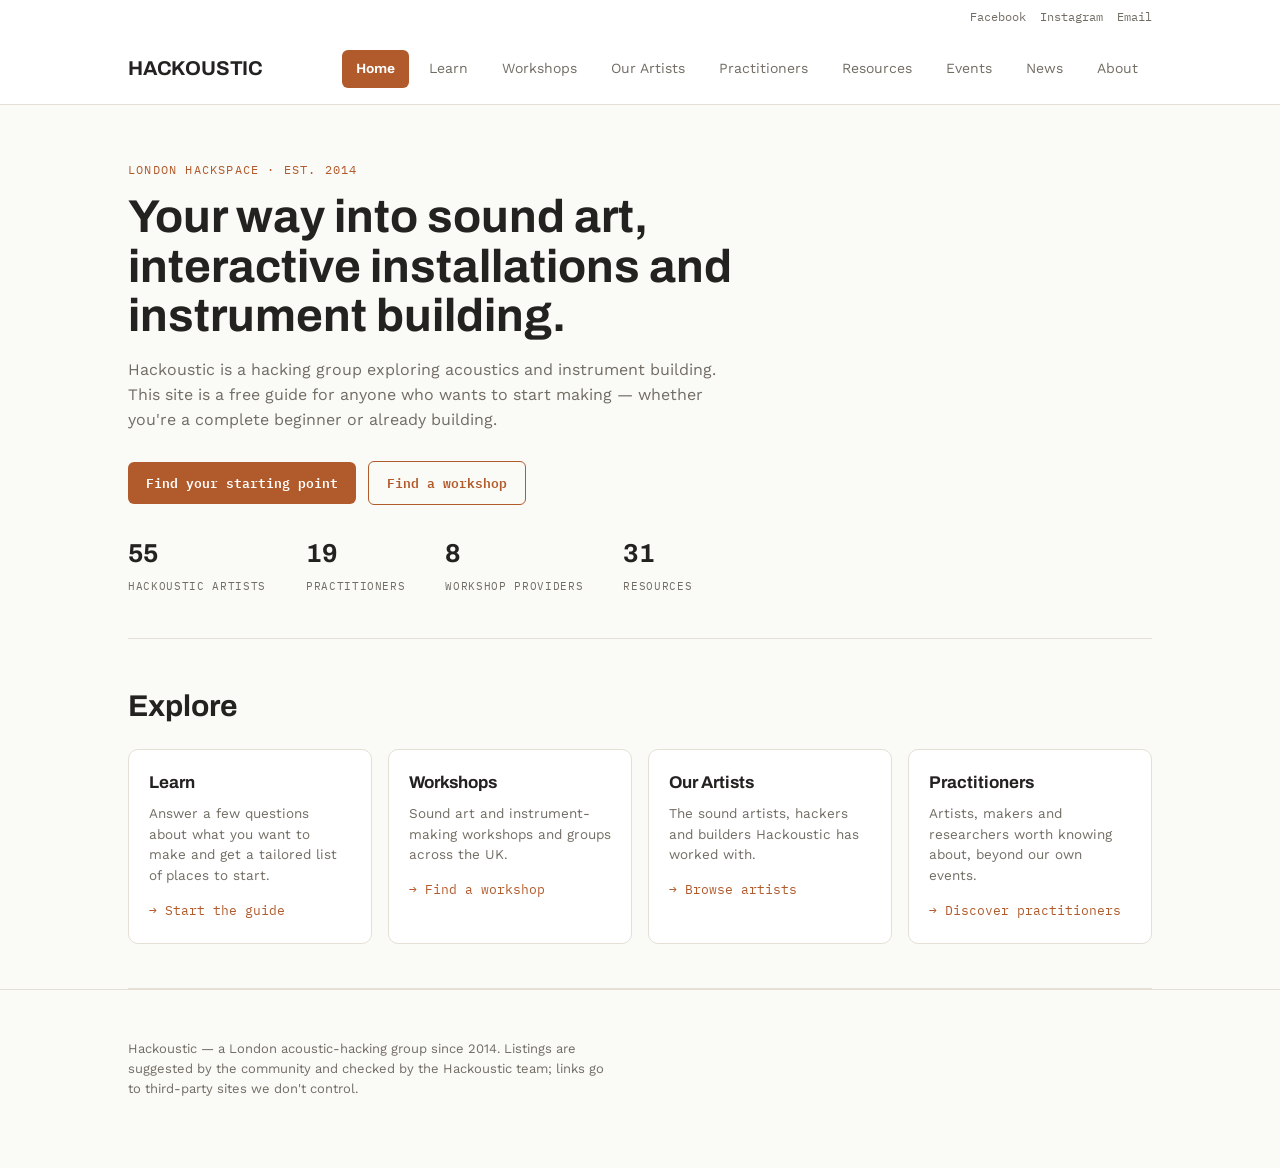
<file: index.html>
<!DOCTYPE html>
<html lang="en">
<head>
<meta charset="UTF-8">
<meta name="viewport" content="width=device-width, initial-scale=1.0">
<title>Hackoustic — Sound, Hacked Open</title>
<meta name="description" content="Hackoustic: a London acoustic-hacking group. Artist directory, practitioners, workshops and a guide to getting into sound art, interactive installations and instrument building.">
<link rel="preconnect" href="https://fonts.googleapis.com">
<link rel="preconnect" href="https://fonts.gstatic.com" crossorigin>
<link href="https://fonts.googleapis.com/css2?family=Archivo:wght@500;600;700&family=IBM+Plex+Mono:wght@400;500;600&family=Work+Sans:wght@400;500;600&display=swap" rel="stylesheet">
<link rel="stylesheet" href="css/style.css">
</head>
<body>

<header class="site">
  <div class="header-top">
    <a href="https://www.facebook.com/hackoustic/" target="_blank" rel="noopener">Facebook</a>
    <a href="https://www.instagram.com/hackoustic/" target="_blank" rel="noopener">Instagram</a>
    <a href="mailto:info@hackoustic.org">Email</a>
  </div>
  <div class="nav">
    <a class="wordmark" href="#home">HACKOUSTIC</a>
    <nav class="tabs">
      <a class="tab-btn" data-tab="home" href="#home">Home</a>
      <a class="tab-btn" data-tab="learn" href="#learn">Learn</a>
      <a class="tab-btn" data-tab="workshops" href="#workshops">Workshops</a>
      <a class="tab-btn" data-tab="artists" href="#artists">Our Artists</a>
      <a class="tab-btn" data-tab="practitioners" href="#practitioners">Practitioners</a>
      <a class="tab-btn" data-tab="resources" href="#resources">Resources</a>
      <a class="tab-btn" data-tab="events" href="#events">Events</a>
      <a class="tab-btn" data-tab="news" href="#news">News</a>
      <a class="tab-btn" data-tab="about" href="#about">About</a>
    </nav>
  </div>
</header>

<main class="wrap">

  <section class="tab-panel" id="panel-home">
    <div class="hero">
      <p class="eyebrow">London Hackspace · Est. 2014</p>
      <h1>Your way into sound art, interactive installations and instrument building.</h1>
      <p class="sub">Hackoustic is a hacking group exploring acoustics and instrument building. This site is a free guide for anyone who wants to start making — whether you're a complete beginner or already building.</p>
      <div class="submit-bar">
        <a class="btn" href="#learn">Find your starting point</a>
        <a class="btn outline" href="#workshops">Find a workshop</a>
      </div>
      <div class="stats">
        <div class="stat"><b id="stat-artists">0</b><span>Hackoustic artists</span></div>
        <div class="stat"><b id="stat-practitioners">0</b><span>Practitioners</span></div>
        <div class="stat"><b id="stat-workshops">0</b><span>Workshop providers</span></div>
        <div class="stat"><b id="stat-resources">0</b><span>Resources</span></div>
      </div>
    </div>
    <div class="home-section">
      <h2>Explore</h2>
      <div class="home-grid" id="home-grid">
        <div class="home-card"><h3>Learn</h3><p>Answer a few questions about what you want to make and get a tailored list of places to start.</p><a class="cta-link" href="#learn">→ Start the guide</a></div>
        <div class="home-card"><h3>Workshops</h3><p>Sound art and instrument-making workshops and groups across the UK.</p><a class="cta-link" href="#workshops">→ Find a workshop</a></div>
        <div class="home-card"><h3>Our Artists</h3><p>The sound artists, hackers and builders Hackoustic has worked with.</p><a class="cta-link" href="#artists">→ Browse artists</a></div>
        <div class="home-card"><h3>Practitioners</h3><p>Artists, makers and researchers worth knowing about, beyond our own events.</p><a class="cta-link" href="#practitioners">→ Discover practitioners</a></div>
      </div>
    </div>
  </section>

  <section class="tab-panel" id="panel-learn">
    <div class="hero" style="padding-top:40px;">
      <p class="eyebrow">Learn</p>
      <h1 style="font-size:clamp(28px,4vw,38px);">What do you want to make?</h1>
      <p class="sub">Answer a few quick questions and we'll point you to specific tutorials, kits, software and communities.</p>
    </div>
    <div class="flow" id="flow"></div>
  </section>

  <section class="tab-panel" id="panel-workshops">
    <div class="hero" style="padding-top:40px;">
      <p class="eyebrow">Workshops</p>
      <h1 style="font-size:clamp(28px,4vw,38px);">Workshops and groups in the UK</h1>
      <p class="sub">Places to learn sound art and instrument making in person or online. Dated workshops drop off automatically once they've passed; ongoing providers stay listed.</p>
      <div class="submit-bar" id="submit-workshop"></div>
    </div>
    <div class="controls">
      <input type="search" id="ws-search" placeholder="Search workshops, providers or places…" aria-label="Search workshops">
      <select id="ws-region" class="filter" aria-label="Filter by region"></select>
    </div>
    <section class="directory"><div id="ws-list"></div></section>
  </section>

  <section class="tab-panel" id="panel-artists">
    <div class="hero" style="padding-top:40px;">
      <p class="eyebrow">Hackoustic Artists</p>
      <h1 style="font-size:clamp(28px,4vw,38px);">Who we've worked with</h1>
      <p class="sub">We're very lucky to have worked with a huge number of extremely talented artists, designers, scientists and musicians over the years.</p>
      <div class="note"><b>A note on completeness:</b> compiled from Hackoustic's own archive plus public event listings — not a full record of every event. Missing someone? Let us know.</div>
    </div>
    <div class="controls" style="flex-direction:column; align-items:stretch;">
      <div style="display:flex; gap:12px; flex-wrap:wrap; align-items:center;">
        <input type="search" id="artist-search" placeholder="Search by name or description…" aria-label="Search artists">
        <details class="tag-details"><summary>Filter by tag</summary><div class="tagbar" id="artist-tagbar"></div></details>
      </div>
      <div id="artist-active" class="active-tag-line" style="display:none;"></div>
    </div>
    <section class="directory"><div class="grid" id="artist-grid"></div></section>
  </section>

  <section class="tab-panel" id="panel-practitioners">
    <div class="hero" style="padding-top:40px;">
      <p class="eyebrow">Practitioners</p>
      <h1 style="font-size:clamp(28px,4vw,38px);">Artists and makers to know</h1>
      <p class="sub">A growing directory of sound artists, instrument builders and researchers we haven't (yet) worked with — pioneers, contemporaries and people whose work we admire.</p>
      <div class="note"><b>Know someone who should be here?</b> Suggestions are reviewed by the Hackoustic team before they appear.</div>
      <div class="submit-bar" id="submit-practitioner"></div>
    </div>
    <div class="controls" style="flex-direction:column; align-items:stretch;">
      <div style="display:flex; gap:12px; flex-wrap:wrap; align-items:center;">
        <input type="search" id="prac-search" placeholder="Search by name, place or description…" aria-label="Search practitioners">
        <details class="tag-details"><summary>Filter by tag</summary><div class="tagbar" id="prac-tagbar"></div></details>
      </div>
      <div id="prac-active" class="active-tag-line" style="display:none;"></div>
    </div>
    <section class="directory"><div class="grid" id="prac-grid"></div></section>
  </section>

  <section class="tab-panel" id="panel-resources">
    <div class="hero" style="padding-top:40px;">
      <p class="eyebrow">Keep learning</p>
      <h1 style="font-size:clamp(28px,4vw,38px);">Resources</h1>
      <p class="sub">Communities, kits, software, tutorials and reading for sound art, instrument building and interactive artworks.</p>
      <div class="submit-bar" id="submit-resource"></div>
    </div>
    <section class="directory"><div id="resources-list"></div></section>
  </section>

  <section class="tab-panel" id="panel-events">
    <div class="hero" style="padding-top:40px;">
      <p class="eyebrow">Since 2014</p>
      <h1 style="font-size:clamp(28px,4vw,38px);">Event history</h1>
      <p class="sub">Hackoustic Presents nights, festivals, Tate Modern and V&amp;A appearances, and everything in between — newest first.</p>
    </div>
    <div class="controls"><input type="search" id="event-search" placeholder="Search events by title or venue…" aria-label="Search events"></div>
    <section class="directory"><div class="timeline" id="event-list"></div></section>
  </section>

  <section class="tab-panel" id="panel-news">
    <div class="hero" style="padding-top:40px;">
      <p class="eyebrow">Milestones</p>
      <h1 style="font-size:clamp(28px,4vw,38px);">News</h1>
      <p class="sub">Awards, press mentions and moments worth remembering from over a decade of Hackoustic.</p>
    </div>
    <section class="directory"><div class="news-grid" id="news-grid"></div></section>
  </section>

  <section class="tab-panel" id="panel-about">
    <div class="about-body">
      <p class="eyebrow">About</p>
      <h1 style="font-size:clamp(28px,4vw,38px);">About Hackoustic</h1>
      <p>Hackoustic is a hacking group dedicated to exploring acoustics and instrument building. We were formed in 2014 at the London Hackspace as a place to experiment with acoustic sound, physical interfaces and instrument building — anything involving more than a laptop, modular synth and speakers.</p>
      <p>We run a host of different types of events related to acoustic hacking, including festivals, workshops and talks. We also appear as part of larger events and venues such as the Tate Modern, the V&amp;A and Abbey Road Studios, as well as at our spiritual home, Iklectik.</p>
      <p>Our goal is to provide a platform for sonic-hackers of all kinds, from musical instrument builders to sound-artists, to present their work to the public — as well as providing workshops and educational opportunities for anyone interested in learning more, from newbie hobbyist to seasoned professional.</p>
      <p>Our group welcomes anyone, from any background, with any level of experience. If you have an idea for a brand new instrument but don't know where to start, you may find the ideal person to point you in the right direction. Get in touch and let us know what you're up to.</p>
      <p class="founders">Hackoustic was founded by Tim Yates and Saif Bunni, and is now run by Tim Yates and Tom &amp; Steph Fox.</p>
    </div>
  </section>
</main>

<footer>
  <div class="wrap footer-row">
    <p class="footer-about">Hackoustic — a London acoustic-hacking group since 2014. Listings are suggested by the community and checked by the Hackoustic team; links go to third-party sites we don't control.</p>
  </div>
</footer>

<div class="modal-backdrop" id="modal-backdrop">
  <div class="modal" role="dialog" aria-modal="true">
    <button class="modal-close" id="modal-close" aria-label="Close">&times;</button>
    <div id="modal-body"></div>
  </div>
</div>

<script src="js/app.js"></script>
</body>
</html>
</file>
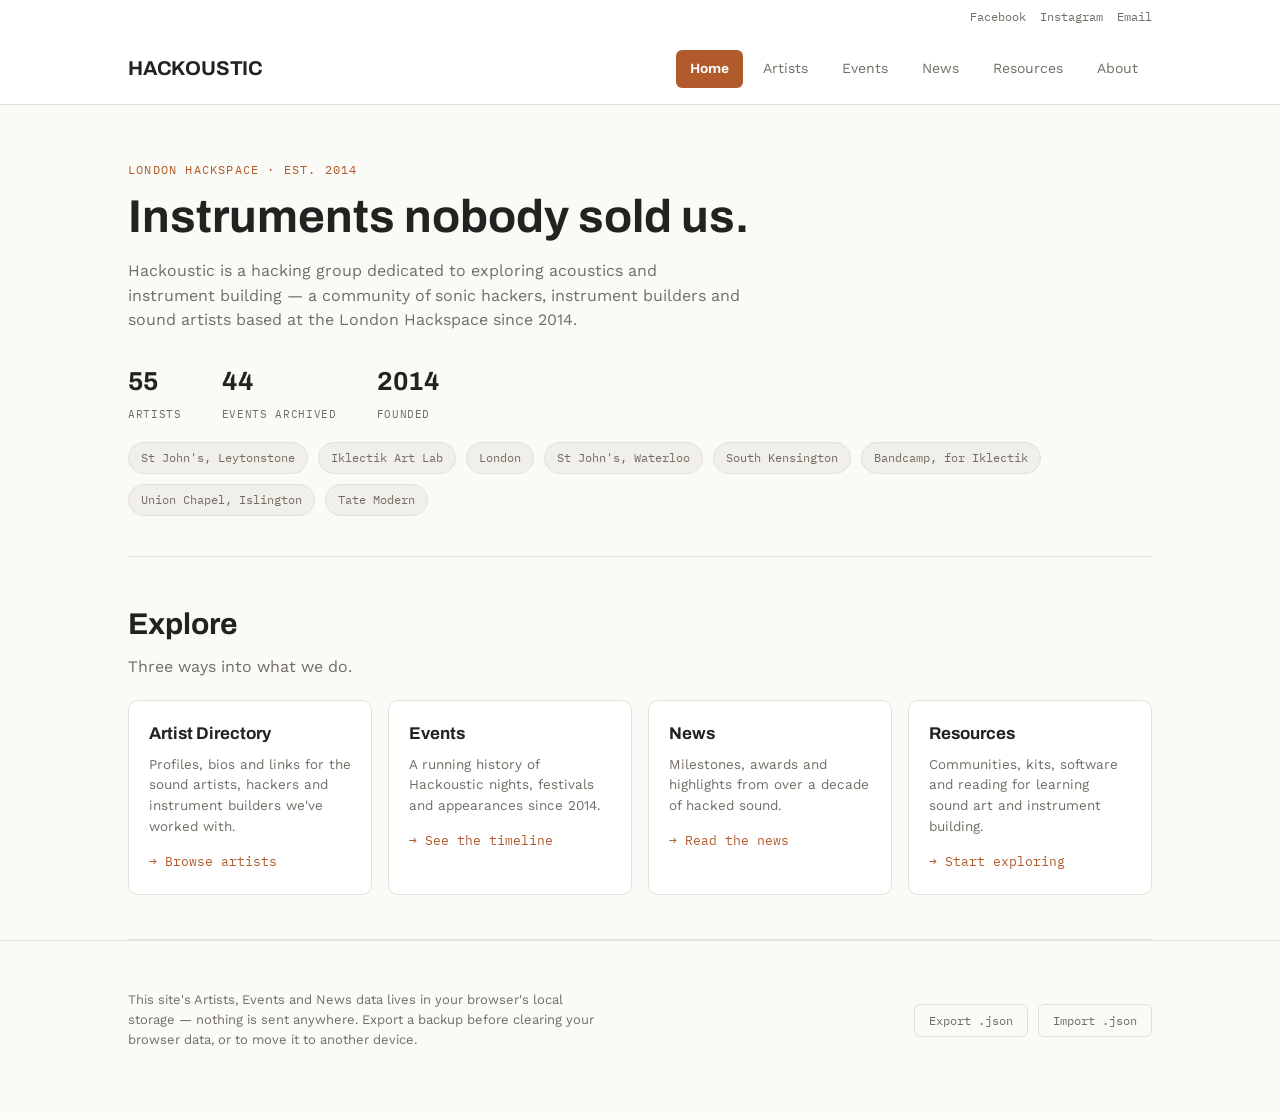
<file: Index.html>
<!DOCTYPE html>
<html lang="en">
<head>
<meta charset="UTF-8">
<meta name="viewport" content="width=device-width, initial-scale=1.0">
<title>Hackoustic — Sound, Hacked Open</title>
<link rel="preconnect" href="https://fonts.googleapis.com">
<link rel="preconnect" href="https://fonts.gstatic.com" crossorigin>
<link href="https://fonts.googleapis.com/css2?family=Archivo:wght@500;600;700&family=IBM+Plex+Mono:wght@400;500;600&family=Work+Sans:wght@400;500;600&display=swap" rel="stylesheet">
<style>
  :root{
    --bg:#FAFAF7; --bg-alt:#F1EFE9; --card:#FFFFFF; --ink:#242220; --grey:#726D64;
    --line:#E4E0D6; --accent:#B15A2B; --accent-soft:#F1DFC9; --muted2:#A39D8F;
    --danger:#B0392F;
    --sans:'Work Sans', sans-serif; --head:'Archivo', sans-serif; --mono:'IBM Plex Mono', monospace;
  }
  *{box-sizing:border-box;}
  body{margin:0; background:var(--bg); color:var(--ink); font-family:var(--sans); line-height:1.55; -webkit-font-smoothing:antialiased;}
  a{color:var(--accent);}
  ::selection{background:var(--accent-soft);}
  :focus-visible{outline:2px solid var(--accent); outline-offset:2px;}
  .wrap{max-width:1080px; margin:0 auto; padding:0 28px;}
  img{max-width:100%; display:block;}
  button{font-family:inherit;}

  /* header */
  header.site{border-bottom:1px solid var(--line); background:var(--card); position:sticky; top:0; z-index:50;}
  .header-top{display:flex; justify-content:flex-end; gap:14px; padding:8px 28px; max-width:1080px; margin:0 auto; font-family:var(--mono); font-size:11.5px; color:var(--grey);}
  .header-top a{color:var(--grey); text-decoration:none;}
  .header-top a:hover{color:var(--accent);}
  .nav{display:flex; align-items:center; justify-content:space-between; padding:16px 28px; max-width:1080px; margin:0 auto; flex-wrap:wrap; gap:12px;}
  .wordmark{font-family:var(--head); font-weight:700; font-size:20px; letter-spacing:-0.01em; text-decoration:none; color:var(--ink);}
  .tabs{display:flex; gap:6px; flex-wrap:wrap;}
  .tab-btn{
    font-family:var(--sans); font-size:14px; color:var(--grey); background:none; border:none;
    padding:8px 14px; border-radius:6px; cursor:pointer; text-decoration:none;
  }
  .tab-btn:hover{color:var(--ink); background:var(--bg-alt);}
  .tab-btn.active{color:#fff; background:var(--accent); font-weight:600;}

  main{min-height:60vh;}
  section.tab-panel{display:none;}
  section.tab-panel.active{display:block;}

  /* hero / home */
  .hero{padding:56px 0 40px; border-bottom:1px solid var(--line);}
  .eyebrow{font-family:var(--mono); font-size:12px; letter-spacing:0.1em; text-transform:uppercase; color:var(--accent); margin:0 0 14px;}
  h1{font-family:var(--head); font-weight:700; font-size:clamp(30px,4.4vw,46px); line-height:1.08; margin:0 0 16px; max-width:700px;}
  h2{font-family:var(--head); font-weight:700; font-size:clamp(24px,3vw,30px); margin:0 0 8px;}
  .sub{max-width:620px; color:var(--grey); font-size:16px; margin:0 0 28px;}
  .note{background:var(--bg-alt); border:1px solid var(--line); border-radius:8px; padding:14px 18px; font-size:13.5px; color:var(--grey); max-width:620px;}
  .note b{color:var(--ink);}
  .stats{display:flex; gap:40px; margin-top:28px; flex-wrap:wrap;}
  .stat b{display:block; font-family:var(--head); font-size:26px; font-weight:700;}
  .stat span{font-family:var(--mono); font-size:11px; color:var(--grey); text-transform:uppercase; letter-spacing:.06em;}

  .home-section{padding:44px 0; border-bottom:1px solid var(--line);}
  .home-grid{display:grid; grid-template-columns:repeat(4,1fr); gap:16px; margin-top:20px;}
  .home-card{background:var(--card); border:1px solid var(--line); border-radius:10px; padding:20px;}
  .home-card h3{font-family:var(--head); font-size:17px; margin:0 0 6px;}
  .home-card p{font-size:13.5px; color:var(--grey); margin:0 0 12px;}
  .home-card a.cta-link{font-family:var(--mono); font-size:12.5px; text-decoration:none;}
  .venue-row{display:flex; gap:10px; flex-wrap:wrap; margin-top:16px;}
  .venue-chip{font-family:var(--mono); font-size:11.5px; padding:6px 12px; border-radius:20px; background:var(--bg-alt); border:1px solid var(--line); color:var(--grey);}

  /* controls (search/filter) shared */
  .controls{display:flex; gap:12px; flex-wrap:wrap; align-items:center; padding:20px 0; position:sticky; top:57px; background:var(--bg); z-index:30; border-bottom:1px solid var(--line);}
  input[type="search"], input[type="text"], input[type="url"], input[type="date"], input[type="password"], textarea, select{
    background:var(--card); border:1px solid var(--line); color:var(--ink);
    padding:10px 13px; border-radius:6px; font-family:var(--sans); font-size:14.5px; resize:vertical;
  }
  input[type="search"]{flex:1 1 220px;}
  input::placeholder, textarea::placeholder{color:var(--muted2);}
  .tagbar{display:flex; gap:8px; flex-wrap:wrap; padding-top:12px;}
  .tag-details{position:relative;}
  .tag-details summary{
    font-family:var(--mono); font-size:13px; color:var(--grey); cursor:pointer;
    padding:10px 14px; border:1px solid var(--line); border-radius:6px; background:var(--card);
    list-style:none; user-select:none; display:inline-flex; align-items:center; gap:6px;
  }
  .tag-details summary::-webkit-details-marker{display:none;}
  .tag-details summary::after{content:"▾"; font-size:10px; transition:transform .15s;}
  .tag-details[open] summary::after{transform:rotate(180deg);}
  .tag-details summary:hover{border-color:var(--accent); color:var(--ink);}
  .tag-details[open] summary{border-color:var(--accent); color:var(--ink);}
  .active-tag-line{font-family:var(--mono); font-size:12.5px; color:var(--grey); display:flex; align-items:center; gap:8px;}
  .active-tag-line .chip{background:var(--accent); color:#fff; border-color:var(--accent);}
  .active-tag-line button{background:none; border:none; color:var(--accent); cursor:pointer; font-family:var(--mono); font-size:12.5px; text-decoration:underline; padding:0;}
  .tag-pill{font-family:var(--mono); font-size:12px; padding:6px 12px; border-radius:20px; background:var(--card); border:1px solid var(--line); color:var(--grey); cursor:pointer; transition:all .15s; white-space:nowrap;}
  .tag-pill:hover{border-color:var(--accent); color:var(--ink);}
  .tag-pill.active{background:var(--accent); border-color:var(--accent); color:#fff; font-weight:600;}

  /* artist grid */
  section.directory{padding:34px 0 60px;}
  .grid{display:grid; grid-template-columns:repeat(auto-fill,minmax(250px,1fr)); gap:16px;}
  .card{position:relative; background:var(--card); border:1px solid var(--line); border-radius:10px; overflow:hidden; display:flex; flex-direction:column; cursor:pointer; transition:border-color .15s, transform .15s; text-align:left;}
  .card:hover{border-color:var(--accent); transform:translateY(-2px);}
  .card .thumb{width:100%; aspect-ratio:4/3; object-fit:cover; background:var(--bg-alt);}
  .card .thumb-fallback{width:100%; aspect-ratio:4/3; background:var(--bg-alt); display:flex; align-items:center; justify-content:center; font-family:var(--head); font-size:32px; font-weight:700; color:var(--muted2);}
  .card .body{padding:16px 18px 16px;}
  .card .top-row{display:flex; justify-content:space-between; align-items:flex-start; gap:8px; margin-bottom:6px;}
  .card .socket{font-family:var(--mono); font-size:10.5px; color:var(--muted2); letter-spacing:.06em;}
  .card h3{font-family:var(--head); font-weight:700; font-size:17px; margin:0 0 8px; letter-spacing:-0.01em;}
  .card .bio{color:var(--grey); font-size:13.5px; overflow:hidden; display:-webkit-box; -webkit-line-clamp:3; -webkit-box-orient:vertical; margin:0 0 10px;}
  .card .tags{display:flex; flex-wrap:wrap; gap:6px; margin-bottom:8px;}
  .chip{font-family:var(--mono); font-size:10.5px; padding:3px 9px; border-radius:12px; background:var(--bg-alt); color:var(--accent); border:1px solid var(--line); text-transform:uppercase; letter-spacing:.05em;}
  .card .cta{font-family:var(--mono); font-size:11.5px; color:var(--accent);}
  .empty{grid-column:1/-1; text-align:center; padding:60px 20px; color:var(--grey); font-family:var(--mono); font-size:13.5px; border:1px dashed var(--line); border-radius:8px;}

  /* events + news lists */
  .timeline{display:flex; flex-direction:column; gap:0; margin-top:10px;}
  .tl-item{display:grid; grid-template-columns:120px 1fr; gap:20px; padding:20px 0; border-bottom:1px solid var(--line);}
  .tl-date{font-family:var(--mono); font-size:12.5px; color:var(--accent); padding-top:2px;}
  .tl-title{font-family:var(--head); font-weight:700; font-size:17px; margin:0 0 4px;}
  .tl-venue{font-family:var(--mono); font-size:11.5px; color:var(--muted2); margin-bottom:6px;}
  .tl-desc{font-size:14px; color:var(--grey); margin:0;}
  .tl-link{font-family:var(--mono); font-size:12px; margin-top:6px; display:inline-block;}
  @media(max-width:600px){ .tl-item{grid-template-columns:1fr;} }

  .news-grid{display:grid; grid-template-columns:1fr 1fr; gap:16px; margin-top:10px;}
  .res-category{margin-bottom:36px;}
  .res-category h2{font-size:19px; margin:0 0 4px;}
  .res-category .cat-desc{color:var(--grey); font-size:13.5px; margin:0 0 16px;}
  .res-grid{display:grid; grid-template-columns:1fr 1fr; gap:14px;}
  .res-card{background:var(--card); border:1px solid var(--line); border-radius:10px; padding:18px 20px; text-decoration:none; color:var(--ink); display:block; transition:border-color .15s, transform .15s;}
  .res-card:hover{border-color:var(--accent); transform:translateY(-2px);}
  .res-card .res-title{font-family:var(--head); font-weight:700; font-size:15.5px; margin:0 0 6px; display:flex; align-items:center; justify-content:space-between; gap:8px;}
  .res-card .res-title span.arrow{color:var(--accent); font-family:var(--mono); font-size:13px;}
  .res-card .res-desc{font-size:13px; color:var(--grey); margin:0;}
  .res-card .res-domain{font-family:var(--mono); font-size:10.5px; color:var(--muted2); text-transform:uppercase; letter-spacing:.05em; margin-top:8px; display:block;}
  @media(max-width:640px){ .res-grid{grid-template-columns:1fr;} }
  .news-card{background:var(--card); border:1px solid var(--line); border-radius:10px; padding:22px;}
  .news-card .tl-date{margin-bottom:8px;}
  .news-card h3{font-family:var(--head); font-size:18px; margin:0 0 8px;}
  .news-card p{font-size:14px; color:var(--grey); margin:0 0 10px;}
  @media(max-width:640px){ .news-grid{grid-template-columns:1fr;} }

  /* modal (artist detail) */
  .modal-backdrop{position:fixed; inset:0; background:rgba(36,34,32,0.55); display:none; align-items:flex-start; justify-content:center; padding:6vh 20px; z-index:100; overflow-y:auto;}
  .modal-backdrop.open{display:flex;}
  .modal{background:var(--card); border-radius:12px; max-width:580px; width:100%; padding:0 0 30px; position:relative; box-shadow:0 20px 60px rgba(0,0,0,0.25); overflow:hidden;}
  .modal-img{width:100%; aspect-ratio:16/9; object-fit:cover; background:var(--bg-alt);}
  .modal-inner{padding:28px 34px 0;}
  .modal-close{position:absolute; top:14px; right:14px; background:rgba(255,255,255,0.9); border:1px solid var(--line); width:32px; height:32px; border-radius:50%; font-size:16px; cursor:pointer; color:var(--grey); z-index:2;}
  .modal-close:hover{color:var(--accent); border-color:var(--accent);}
  .modal .socket{font-family:var(--mono); font-size:11px; color:var(--muted2); letter-spacing:.06em;}
  .modal h2{font-family:var(--head); font-size:26px; margin:6px 0 4px;}
  .modal .event-line{font-family:var(--mono); font-size:12.5px; color:var(--accent); margin-bottom:14px;}
  .modal .tags{display:flex; flex-wrap:wrap; gap:6px; margin-bottom:16px;}
  .modal .bio-full{font-size:15px; color:#3C3934; margin-bottom:20px; white-space:pre-line;}
  .modal .links{display:flex; flex-direction:column; gap:8px;}
  .modal .links a{display:inline-flex; align-items:center; gap:8px; font-family:var(--mono); font-size:13px; color:var(--ink); text-decoration:none; padding:9px 12px; background:var(--bg-alt); border:1px solid var(--line); border-radius:6px;}
  .modal .links a:hover{border-color:var(--accent); color:var(--accent);}
  .modal .no-link{font-family:var(--mono); font-size:12.5px; color:var(--muted2);}

  /* about */
  .about-body{max-width:680px; padding:44px 0 70px;}
  .about-body p{font-size:15.5px; color:#3C3934;}
  .founders{font-family:var(--mono); font-size:13px; color:var(--grey); margin-top:24px; padding-top:20px; border-top:1px solid var(--line);}

  footer{border-top:1px solid var(--line); padding:36px 0 56px;}
  .footer-row{display:flex; justify-content:space-between; align-items:center; gap:20px; flex-wrap:wrap;}
  .footer-about{max-width:480px; color:var(--grey); font-size:13px;}
  .footer-tools{display:flex; gap:10px; flex-wrap:wrap;}
  button.ghost{font-family:var(--mono); font-size:12px; background:transparent; color:var(--grey); border:1px solid var(--line); padding:8px 14px; border-radius:6px; cursor:pointer;}
  button.ghost:hover{color:var(--accent); border-color:var(--accent);}
  button.primary{font-family:var(--mono); font-size:13px; font-weight:600; letter-spacing:.03em; background:var(--accent); color:#fff; border:none; padding:12px 22px; border-radius:6px; cursor:pointer;}
  button.primary:hover{background:#96491F;}
  button.small-danger{font-family:var(--mono); font-size:11.5px; background:none; border:1px solid var(--line); color:var(--danger); padding:5px 10px; border-radius:5px; cursor:pointer;}
  button.small-danger:hover{border-color:var(--danger); background:#FBEAE7;}
  button.small{font-family:var(--mono); font-size:11.5px; background:none; border:1px solid var(--line); color:var(--grey); padding:5px 10px; border-radius:5px; cursor:pointer;}
  button.small:hover{border-color:var(--accent); color:var(--accent);}

  /* admin */
  .admin-gate{max-width:420px; margin:80px auto; text-align:center; padding:40px; background:var(--card); border:1px solid var(--line); border-radius:12px;}
  .admin-gate p{color:var(--grey); font-size:13.5px;}
  .admin-gate input{width:100%; margin:16px 0; text-align:center;}
  .admin-warning{background:#FBEAE7; border:1px solid #E9C4BC; color:#7A3327; border-radius:8px; padding:12px 16px; font-size:12.5px; margin-bottom:24px; font-family:var(--mono);}
  .admin-tabs{display:flex; gap:8px; margin:24px 0; border-bottom:1px solid var(--line); padding-bottom:0;}
  .admin-tab-btn{font-family:var(--mono); font-size:12.5px; padding:10px 16px; background:none; border:none; border-bottom:2px solid transparent; color:var(--grey); cursor:pointer;}
  .admin-tab-btn.active{color:var(--accent); border-bottom-color:var(--accent); font-weight:600;}
  .admin-panel{display:none;}
  .admin-panel.active{display:block;}
  form.admin-form{display:grid; grid-template-columns:1fr 1fr; gap:14px; background:var(--card); border:1px solid var(--line); border-radius:10px; padding:24px; margin-bottom:30px;}
  .field{display:flex; flex-direction:column; gap:6px;}
  .field.full{grid-column:1/-1;}
  label{font-family:var(--mono); font-size:11px; letter-spacing:.05em; text-transform:uppercase; color:var(--grey);}
  textarea{min-height:80px;}
  .hint{font-size:11.5px; color:var(--muted2); font-family:var(--mono);}
  .actions{grid-column:1/-1; display:flex; gap:12px; align-items:center; margin-top:4px; flex-wrap:wrap;}
  #form-msg, .form-msg{font-family:var(--mono); font-size:12.5px; color:var(--accent);}
  .image-input-row{display:flex; gap:10px; align-items:center; flex-wrap:wrap;}
  .image-preview{width:90px; height:68px; object-fit:cover; border-radius:6px; border:1px solid var(--line); background:var(--bg-alt);}
  .admin-list{display:flex; flex-direction:column; gap:10px;}
  .admin-row{display:flex; justify-content:space-between; align-items:center; gap:14px; background:var(--card); border:1px solid var(--line); border-radius:8px; padding:12px 16px;}
  .admin-row .info{font-size:13.5px;}
  .admin-row .info b{font-family:var(--head);}
  .admin-row .info span{display:block; font-family:var(--mono); font-size:11px; color:var(--muted2); margin-top:2px;}
  .admin-row .row-actions{display:flex; gap:8px; flex-shrink:0;}

  @media (max-width:860px){ .home-grid{grid-template-columns:repeat(2,1fr);} }
  @media (max-width:640px){
    .header-top{display:none;}
    .home-grid{grid-template-columns:1fr;}
    form.admin-form{grid-template-columns:1fr;}
    .controls{position:static;}
  }
</style>
</head>
<body>

<header class="site">
  <div class="header-top">
    <a href="https://www.facebook.com/hackoustic/" target="_blank" rel="noopener">Facebook</a>
    <a href="https://www.instagram.com/hackoustic/" target="_blank" rel="noopener">Instagram</a>
    <a href="mailto:info@hackoustic.org">Email</a>
  </div>
  <div class="nav">
    <a class="wordmark" href="#home">HACKOUSTIC</a>
    <nav class="tabs">
      <a class="tab-btn" data-tab="home" href="#home">Home</a>
      <a class="tab-btn" data-tab="artists" href="#artists">Artists</a>
      <a class="tab-btn" data-tab="events" href="#events">Events</a>
      <a class="tab-btn" data-tab="news" href="#news">News</a>
      <a class="tab-btn" data-tab="resources" href="#resources">Resources</a>
      <a class="tab-btn" data-tab="about" href="#about">About</a>
    </nav>
  </div>
</header>

<main class="wrap">

  <!-- HOME -->
  <section class="tab-panel" id="panel-home">
    <div class="hero">
      <p class="eyebrow">London Hackspace · Est. 2014</p>
      <h1>Instruments nobody sold us.</h1>
      <p class="sub">Hackoustic is a hacking group dedicated to exploring acoustics and instrument building — a community of sonic hackers, instrument builders and sound artists based at the London Hackspace since 2014.</p>
      <div class="stats">
        <div class="stat"><b id="home-stat-artists">0</b><span>Artists</span></div>
        <div class="stat"><b id="home-stat-events">0</b><span>Events archived</span></div>
        <div class="stat"><b>2014</b><span>Founded</span></div>
      </div>
      <div class="venue-row" id="home-venues"></div>
    </div>

    <div class="home-section">
      <h2>Explore</h2>
      <p class="sub" style="margin-bottom:0;">Three ways into what we do.</p>
      <div class="home-grid">
        <div class="home-card">
          <h3>Artist Directory</h3>
          <p>Profiles, bios and links for the sound artists, hackers and instrument builders we've worked with.</p>
          <a class="tab-btn cta-link" data-tab="artists" href="#artists" style="padding:0; color:var(--accent);">→ Browse artists</a>
        </div>
        <div class="home-card">
          <h3>Events</h3>
          <p>A running history of Hackoustic nights, festivals and appearances since 2014.</p>
          <a class="tab-btn cta-link" data-tab="events" href="#events" style="padding:0; color:var(--accent);">→ See the timeline</a>
        </div>
        <div class="home-card">
          <h3>News</h3>
          <p>Milestones, awards and highlights from over a decade of hacked sound.</p>
          <a class="tab-btn cta-link" data-tab="news" href="#news" style="padding:0; color:var(--accent);">→ Read the news</a>
        </div>
        <div class="home-card">
          <h3>Resources</h3>
          <p>Communities, kits, software and reading for learning sound art and instrument building.</p>
          <a class="tab-btn cta-link" data-tab="resources" href="#resources" style="padding:0; color:var(--accent);">→ Start exploring</a>
        </div>
      </div>
    </div>
  </section>

  <!-- ARTISTS -->
  <section class="tab-panel" id="panel-artists">
    <div class="hero" style="padding-top:40px;">
      <p class="eyebrow">Artist Profiles</p>
      <h1 style="font-size:clamp(28px,4vw,38px);">Who we've worked with</h1>
      <p class="sub">We're very lucky to have worked with a huge number of extremely talented artists, designers, scientists and musicians over the years. Short profiles and links for everyone we've worked with, below.</p>
      <div class="note"><b>A note on completeness:</b> compiled from Hackoustic's own artist archive plus public event listings — not a full scrape of every event or our Eventbrite history. Missing someone? It's added from the backend.</div>
    </div>
    <div class="controls" style="flex-direction:column; align-items:stretch;">
      <div style="display:flex; gap:12px; flex-wrap:wrap; align-items:center;">
        <input type="search" id="artist-search" placeholder="Search by name or description…" aria-label="Search artists">
        <details class="tag-details" id="tag-details">
          <summary>Filter by tag</summary>
          <div class="tagbar" id="artist-tagbar"></div>
        </details>
      </div>
      <div id="active-tag-line" class="active-tag-line" style="display:none;"></div>
    </div>
    <section class="directory"><div class="grid" id="artist-grid"></div></section>
  </section>

  <!-- EVENTS -->
  <section class="tab-panel" id="panel-events">
    <div class="hero" style="padding-top:40px;">
      <p class="eyebrow">Since 2014</p>
      <h1 style="font-size:clamp(28px,4vw,38px);">Event history</h1>
      <p class="sub">Hackoustic Presents nights, festivals, Tate Modern and V&A appearances, and everything in between — newest first.</p>
      <div class="note"><b>A note on sources:</b> built from Hackoustic's own published event posts. Full Eventbrite order history lives behind your organiser login, which I can't access — add anything missing from the backend.</div>
    </div>
    <div class="controls">
      <input type="search" id="event-search" placeholder="Search events by title or venue…" aria-label="Search events">
    </div>
    <section class="directory"><div class="timeline" id="event-list"></div></section>
  </section>

  <!-- NEWS -->
  <section class="tab-panel" id="panel-news">
    <div class="hero" style="padding-top:40px;">
      <p class="eyebrow">Milestones</p>
      <h1 style="font-size:clamp(28px,4vw,38px);">News</h1>
      <p class="sub">Awards, press mentions and moments worth remembering from over a decade of Hackoustic.</p>
    </div>
    <section class="directory"><div class="news-grid" id="news-grid"></div></section>
  </section>

  <!-- RESOURCES -->
  <section class="tab-panel" id="panel-resources">
    <div class="hero" style="padding-top:40px;">
      <p class="eyebrow">Keep learning</p>
      <h1 style="font-size:clamp(28px,4vw,38px);">Resources</h1>
      <p class="sub">Places to learn about sound art, instrument building and interactive artworks — communities, kits, software and reading, picked by Hackoustic.</p>
    </div>
    <section class="directory"><div id="resources-list"></div></section>
  </section>

  <!-- ABOUT -->
  <section class="tab-panel" id="panel-about">
    <div class="about-body">
      <p class="eyebrow">About</p>
      <h1 style="font-size:clamp(28px,4vw,38px);">About Hackoustic</h1>
      <p>Hackoustic is a hacking group dedicated to exploring acoustics and instrument building. We were formed in 2014 at the London Hackspace as a place to experiment with acoustic sound, physical interfaces and instrument building — anything involving more than a laptop, modular synth and speakers.</p>
      <p>We run a host of different types of events related to acoustic hacking, including festivals, workshops and talks. We also appear as part of larger events and venues such as the Tate Modern, the V&A and Abbey Road Studios, as well as at our spiritual home, Iklectik.</p>
      <p>Our goal is to provide a platform for sonic-hackers of all kinds, from musical instrument builders to sound-artists, to present their work to the public — as well as providing workshops and educational opportunities for anyone interested in learning more, from newbie hobbyist to seasoned professional.</p>
      <p>Our group welcomes anyone, from any background, with any level of experience. If you have an idea for a brand new instrument but don't know where to start, you may find the ideal person to point you in the right direction. Get in touch and let us know what you're up to.</p>
      <p class="founders">Hackoustic was founded by Tim Yates and Saif Bunni, and is now run by Tim Yates and Tom &amp; Steph Fox.</p>
    </div>
  </section>

  <!-- ADMIN (unlinked from nav) -->
  <section class="tab-panel" id="panel-admin"></section>

</main>

<footer id="site-footer">
  <div class="wrap footer-row">
    <p class="footer-about">This site's Artists, Events and News data lives in your browser's local storage — nothing is sent anywhere. Export a backup before clearing your browser data, or to move it to another device.</p>
    <div class="footer-tools">
      <button class="ghost" id="export-btn">Export .json</button>
      <button class="ghost" id="import-btn">Import .json</button>
      <input type="file" id="import-file" accept="application/json" style="display:none">
    </div>
  </div>
</footer>

<div class="modal-backdrop" id="modal-backdrop">
  <div class="modal" id="modal" role="dialog" aria-modal="true">
    <button class="modal-close" id="modal-close" aria-label="Close">&times;</button>
    <div id="modal-body"></div>
  </div>
</div>

<script>
/* =========================================================================
   DATA
   ========================================================================= */

const ARTISTS_SEED = [
  {name:"Tim Yates", tags:["founder","instrument-builder","sound-artist"], event:"Founder & Director, ongoing", image:"",
    bio:"Award-winning instrument builder, sound-artist and musician who makes, builds and finds instruments for performance and installation. Shown work at the Tate Modern, the V&A and Xi'an International Maker Faire. Runs the R&D programme at Drake Music and produces for Music Tech Fest.",
    links:[{label:"Website", url:"http://timyates.net/"},{label:"Twitter", url:"https://twitter.com/TimYatesSounds"}]},
  {name:"Vulpestruments (Tom Fox)", tags:["founder","creative-director","instrument-builder","educator"], event:"Founder & Creative Director, ongoing", image:"",
    bio:"Tom Fox's project exploring reclaimed materials and odd bits of physics and technology to find new methods of sound creation and interaction. Shown at the Tate Modern, the V&A, the Royal College of Music and Art; runs workshops at UCA, LCC and Brighton University.",
    links:[{label:"Website", url:"https://vulpestruments.com/"},{label:"Twitter", url:"https://twitter.com/Vulpestruments"},{label:"Instagram", url:"https://www.instagram.com/vulpestruments/"}]},
  {name:"Gawain Hewitt", tags:["composer","educator"], event:"Hackoustic Presents, 2017 & 2018", image:"",
    bio:"Artist and composer known for combining technology with more traditional musical and artistic practices. Shown at Spitalfields Festival, the V&A and Tate Modern; part of the team that won the European Space Agency prize at Music Tech Fest 2018 for a satellite-data sonification piece.",
    links:[{label:"Website", url:"http://gawainhewitt.co.uk/"},{label:"Twitter", url:"https://twitter.com/GawainHewitt"},{label:"Instagram", url:"https://www.instagram.com/gawainhewitt/"}]},
  {name:"Adrian Holder (Precis)", tags:["sound-artist","electronics"], event:"Artist Profile archive", image:"",
    bio:"Sound and visual artist who processes real-world sounds using anything from a hacked radio to MAX for Live, working across genres to convey the balance between audio and visual perception.",
    links:[]},
  {name:"Jen Haugan", tags:["designer","sound-artist"], event:"Hackoustic Presents, Aug 2017", image:"",
    bio:"Multidisciplinary designer with an MA in Information Experience Design from the RCA, creating tangible experiences with light and sound. Exhibited at Sónar+D and IRCAM. Runs design collective Studio Strohm.",
    links:[{label:"Website", url:"http://jenhaugan.com/"},{label:"Studio Strohm", url:"http://www.studiostrohm.com/"}]},
  {name:"Richard Grant (Son.im)", tags:["sound-artist","sculpture"], event:"Artist Profile archive", image:"",
    bio:"Founder of Son.im, a studio bridging art and show-craft. Sculptural work combines acoustics with sight and smell to encourage audience participation. Has worked with NASA, Disney and Abbey Road Studios.",
    links:[{label:"Website", url:"https://son.im/"}]},
  {name:"Ashleigh Fisk", tags:["ceramics","sound-artist"], event:"Hackoustic Presents, Nov 2018", image:"",
    bio:"Multimedia artist working in ceramics, performance and sound, using archaeological and contemporary ceramics to summon historical characters through timeless sounds and folkloric narrative.",
    links:[]},
  {name:"MyPandaShallFly (Suren Seneviratne)", tags:["musician","producer"], event:"Artist Profile archive", image:"",
    bio:"London-based producer whose remix work first got Pitchfork's attention in 2010. Has remixed The Weeknd and Little Boots, and played BBC Hackney Weekender, Outlook and Glade.",
    links:[{label:"Facebook", url:"https://www.facebook.com/mypandashallfly"},{label:"Twitter", url:"https://twitter.com/mypandashallfly"},{label:"Instagram", url:"https://www.instagram.com/mypandashallfly/"}]},
  {name:"Andrew Hockey", tags:["composer","instrument-builder"], event:"Artist Profile archive", image:"",
    bio:"Composer and music technologist specialising in interactive instruments that let music be experienced outside a linear form. Featured on BBC Click, Berlin Maker Faire and the Old Truman Brewery.",
    links:[{label:"Website", url:"https://www.andrewhockey.com/"},{label:"Instagram", url:"https://www.instagram.com/andrewrhockey/"}]},
  {name:"Adam Paroussos (Bamboo Mustard)", tags:["sound-designer","performer"], event:"Hackoustic Presents, Nov 2018", image:"",
    bio:"Sound designer, composer and performer who builds instruments and sound costumes for improvised audience performance. Runs multi-disciplinary event series Crossspace.",
    links:[{label:"Website", url:"https://adammk25.wixsite.com/adamparoussos/"},{label:"Instagram", url:"https://www.instagram.com/bamboo_mustard/"},{label:"YouTube", url:"https://www.youtube.com/channel/UCv9xaXYGZaypHWRJG5wNwIQ"}]},
  {name:"Brendan O'Connor", tags:["music-technologist","researcher"], event:"Artist Profile archive", image:"",
    bio:"Music technologist working on sound installations, compositions and audio applications. PhD student at Queen Mary University of London researching vocal behaviour with machine learning. Shown at Ars Electronica and We Are Robots.",
    links:[{label:"Website", url:"http://www.brendanoconnormusic.com/"}]},
  {name:"Mother Disorder", tags:["performer","electronics"], event:"Hackoustic Presents, June 2018", image:"",
    bio:"Performance piece Crystalline uses body-mounted microphones and foreboding electronic music, blending performance art and dark improvised sound around mental illness and neurodiversity.",
    links:[{label:"Website", url:"http://www.motherdisorder.co.uk/"},{label:"SoundCloud", url:"https://soundcloud.com/motherdisorder"},{label:"Facebook", url:"https://www.facebook.com/MotherDisorder/"}]},
  {name:"Nick Murray", tags:["composer","producer"], event:"Hackoustic Village, 2017", image:"",
    bio:"London-based writer, composer and producer.",
    links:[{label:"Website", url:"http://www.nickmurray.horse/"}]},
  {name:"Amy Cutler", tags:["sound-artist","curator","researcher"], event:"Hackoustic Presents, Sept 2018 / Iklectik, 2021", image:"",
    bio:"Artist, cultural geographer, curator, writer and film-maker working with geography and nonhuman others. Has run live events with the BBC, Somerset House, Sheffield Doc/Fest, the Wellcome Trust, the Horniman Museum and Tate Modern. Performs as RAVINE/MACHINE with Scott Pitkethly.",
    links:[]},
  {name:"Dom Aversano", tags:["percussionist","composer"], event:"Hackoustic Village, 2017 / Presents, Oct 2017", image:"",
    bio:"Multi-instrumentalist percussionist and composer whose primary instrument is the handpan, strongly influenced by konnakol, the Indian rhythmic vocal language.",
    links:[{label:"Website", url:"https://www.domaversano.com/"}]},
  {name:"Antosh Wojcik", tags:["poet","performer"], event:"We Are Robots, 2017 / Presents, Aug 2017", image:"",
    bio:"Poet, performer and Lecturer of Poetry and Creative Writing at the University of Winchester. One half of sound-art duo Post Everything.",
    links:[]},
  {name:"Jenn Kirby", tags:["composer","music-technologist"], event:"Hackoustic Village, 2017 / Presents, Aug 2017", image:"",
    bio:"Composer, performer, lecturer and music technologist. Programme Leader for MA Music at the University of the West of Scotland; founder of the Swansea Laptop Orchestra and Vice-President of the Irish Sound, Science and Technology Association.",
    links:[{label:"Website", url:"http://www.jennkirby.com/"}]},
  {name:"Cutlasses (Scott Pitkethly)", tags:["sound-artist","musician"], event:"The Hackompilation, 2020 / Iklectik, 2021 (as RAVINE/MACHINE)", image:"",
    bio:"Solo project integrating the process of making music with the process of building the tools to make it — field recordings manipulated by DIY electronics, live guitar drones and cinematic melody. Also performs as RAVINE/MACHINE with Amy Cutler.",
    links:[]},
  {name:"Gordon Charlton (Beat Frequency)", tags:["musician","theremin"], event:"Artist Profile archive", image:"",
    bio:"Records and performs experimental theremin and computer-based music as Beat Frequency. Opened for thereminist Lydia Kavina at the 2010 Ether Festival, Royal Festival Hall.",
    links:[]},
  {name:"Eastman Presser", tags:["sound-artist","performer"], event:"We Are Robots, 2017", image:"",
    bio:"London-based musicker whose practice uses the interaction of sound and the body to playfully question how we listen and what counts as music — performed as Good Listener.",
    links:[{label:"Blog", url:"https://goodlistenershow.wordpress.com/"}]},
  {name:"Bo Keeney", tags:["musician","instrument-builder"], event:"Hackoustic Village at We Are Robots", image:"",
    bio:"Musician performing with a self-built, gesture-controlled instrument. Founded London Interactive Music Meetup (2015–17); released 13+ EPs and albums before moving into real-time responsive music research.",
    links:[{label:"SoundCloud", url:"https://soundcloud.com/bokeeney"}]},
  {name:"Kevin Ka Wei Chan (Gwaith Sŵn)", tags:["sound-artist","collective"], event:"Hackoustic Presents, 2017", image:"",
    bio:"London-based sound artist exploring memory, temporal location and political economy through redundant, discarded consumer audio technology. Collaborated with Tom Fox on the Proximity Mixer installation as part of collective Gwaith Sŵn. Exhibited at LCC, Universität der Künste Berlin and Science Gallery London.",
    links:[{label:"Website", url:"https://kevinkaweichan.com/"}]},
  {name:"Charles Matthews", tags:["sound-artist","creative-technologist"], event:"Gamelan, Pringles and Toys, Nov 2015", image:"",
    bio:"Sound artist and creative technologist working on augmented instruments and software for live performance and accessibility. Works with Drake Music and Hackoustic; teaches sonic arts at City Lit.",
    links:[{label:"Website", url:"http://ardisson.net/"},{label:"Instagram", url:"https://www.instagram.com/lightrecorders/"},{label:"Twitter", url:"https://twitter.com/matthewscharles"}]},
  {name:"Diržytė (Gouda)", tags:["instrument-builder","composer"], event:"Hackoustic Presents, April 2018", image:"",
    bio:"Experimental music instrument designer, composer and sound artist working between the UK and Lithuania. Builds generative sound installations from self-built, electronics-augmented instrumentation, examining Eurocentrism in musical culture.",
    links:[{label:"Performance video", url:"https://vimeo.com/233489258"}]},
  {name:"Ana Berkenhoff", tags:["performer","instrument-builder"], event:"Hackoustic Presents, April 2018", image:"",
    bio:"Versatile artist working across music, theatre, film, poetry, instrument building and installation. Regular UK/Germany performer, featured on Radio 3's Late Junction, BBC Introducing and Radiophrenia Glasgow.",
    links:[]},
  {name:"Kuljit Bhamra", tags:["musician","educator"], event:"Hackoustic Village 2017 / Presents, Oct 2017", image:"",
    bio:"Musician, performer and record producer; a pioneer of the British Bhangra sound and tabla player on Hollywood soundtracks. Runs Keda Music, developing tools to make Indian drumming more accessible.",
    links:[{label:"Website", url:"http://www.kuljitbhamra.com/"}]},
  {name:"Andrew McPherson", tags:["researcher","instrument-builder"], event:"Hackoustic Village, 2017", image:"",
    bio:"Electrical engineer and composer who leads the Augmented Instruments Laboratory at Queen Mary University of London, and created Bela, an open-source platform for ultra-low-latency audio and sensor processing.",
    links:[]},
  {name:"Stewart Easton", tags:["textile","installation"], event:"Hackoustic Village, 2017", image:"",
    bio:"Artist behind interactive tapestries that combine textile craft with sound and electronics.",
    links:[]},
  {name:"Chloe Meineck", tags:["designer","social-purpose"], event:"Hackoustic Presents, May 2017", image:"",
    bio:"Designer, maker, inventor and social entrepreneur based in Bristol and London. Founded Studio Meineck in 2016, working at the intersection of technology, craft and design — including Memory Boxes to support people with dementia.",
    links:[{label:"Website", url:"http://chloemeineck.co.uk/"}]},
  {name:"Diego Baresch", tags:["researcher","acoustics"], event:"Hackoustic Presents, May 2017", image:"",
    bio:"Post-doctoral researcher in Acoustics at Imperial College London, working on levitating and moving objects with sound waves, with a view to potential new cancer treatments.",
    links:[]},
  {name:"Rodrigo Viterbo", tags:["educator","community-artist"], event:"Hackoustic Presents, May 2017", image:"",
    bio:"Portuguese Community Artist and Educator using music and making to work with people of all ages; runs workshops on didgeridoo-making from upcycled materials, including toilet rolls.",
    links:[{label:"Website", url:"http://www.rodrigoviterbo.com/"}]},
  {name:"Look Mum No Computer", tags:["instrument-builder","electronics"], event:"Hackoustic Village, 2017", image:"", bio:"Synth builder best known for the Synth Bike series of DIY modular instruments.", links:[]},
  {name:"DADAMachines", tags:["instrument-builder","electronics"], event:"We Are Robots 2017 / Showcase, Apr 2017", image:"",
    bio:"Berlin-based studio led by Johannes Lohbihler making music machines accessible to everyone. Their Automat toolkit Kickstarter hit 600% funding around the time of Hackoustic's showcase at Machines Room.",
    links:[{label:"Website", url:"http://dadamachines.com/en/"}]},
  {name:"Tim Murray-Browne", tags:["sound-artist","creative-coder"], event:"Hackoustic Presents, June 2018", image:"",
    bio:"Artist and creative coder based in London working with code, sound, graphics and interactive technology, creating immersive spaces for installation and live performance that respond to the movement of the body.",
    links:[]},
  {name:"Stephen Shiell", tags:["sound-artist","performer"], event:"Presents, Mar 2017 & June 2018", image:"",
    bio:"Combines poetry, sonic art and hand-made instruments in installations and performances — including Ship's Opera, a live operatic concerto of ships' steam whistles, bells, horns and sirens on the VIC 96. Performs with Hannah White.",
    links:[{label:"Website", url:"http://www.stephenshiell.co.uk"}]},
  {name:"Laurel Smith-Pardue", tags:["performer"], event:"Hackoustic Presents, June 2018", image:"", bio:"Performer working with an augmented violin.", links:[]},
  {name:"Blanc Sceol", tags:["instrument-builder","performer"], event:"Hackoustic Presents, June 2018", image:"", bio:"Plays beautiful hand-made acoustic instruments.", links:[]},
  {name:"Lula Mebrahtu", tags:["musician"], event:"Daylight Music 339, EFG London Jazz Festival 2021", image:"",
    bio:"Vocalist and early adopter of the MiMu interactive glove controller, using it to push the evolution of live music performance.",
    links:[{label:"Website", url:"https://www.lulamebrahtu.com/"}]},
  {name:"Jack Jelfs", tags:["sound-artist"], event:"Hacking Session, Apr 2016 / The Hackompilation, 2020", image:"",
    bio:"Sound artist behind Stop / Start, an ensemble of sculptural units generating sound to perform a musical composition on an endless, never-exactly-repeating loop. Shown at The Conservatoire, Blackheath.", links:[]},
  {name:"Phlegmm", tags:["sound-artist"], event:"The Hackompilation, 2020", image:"", bio:"Sound artist featured on The Hackompilation.", links:[]},
  {name:"Harky", tags:["sound-artist"], event:"The Hackompilation, 2020", image:"", bio:"Sound artist featured on The Hackompilation.", links:[]},
  {name:"Kelly Snook", tags:["sound-artist"], event:"The Hackompilation, 2020", image:"", bio:"Sound artist featured on The Hackompilation.", links:[]},
  {name:"Frazer Merrick", tags:["sound-artist"], event:"The Hackompilation, 2020 / Hackoustic Orchestra, 2024", image:"", bio:"Sound artist featured on The Hackompilation and, later, the Hackoustic Orchestra line-up at Daylight Music 382.", links:[]},
  {name:"Helen Leigh", tags:["electronics","sculpture"], event:"The Hackompilation, 2020", image:"", bio:"Maker of circuit-sculpture creatures — electronics-driven sculptural sound work.", links:[]},
  {name:"Noum", tags:["sound-artist"], event:"The Hackompilation, 2020", image:"", bio:"Sound artist featured on The Hackompilation.", links:[]},
  {name:"#BarrysLounge", tags:["dj"], event:"Resident DJ, ongoing", image:"", bio:"Hackoustic's resident DJ, a fixture spinning discs at Hackoustic Presents nights since at least 2017.", links:[{label:"Website", url:"http://www.barryslounge.co.uk/"}]},
  {name:"Jacob Harrison", tags:["instrument-builder","researcher"], event:"Hackoustic Presents, Oct 2017", image:"", bio:"PhD researcher in accessible instrument design; showed his one-handed bass guitar at Hackoustic Presents.", links:[{label:"Blog", url:"https://jtfh.wordpress.com/"}]},
  {name:"John Kelly", tags:["musician","accessibility"], event:"Hackoustic Presents, Aug 2017", image:"", bio:"Musician behind the Kellycaster, an accessible instrument developed with Drake Music and Gawain Hewitt.", links:[{label:"Website", url:"http://www.rockinpaddy.com"}]},
  {name:"Tasos Stamou", tags:["instrument-builder","sound-artist"], event:"Gamelan, Pringles and Toys, Nov 2015", image:"", bio:"Sound artist and instrument builder who showed work at Hackoustic's early London Hackspace sessions.", links:[]},
  {name:"Optonoise (Stan Lewry)", tags:["instrument-builder","electronics"], event:"Laser Synthesis, Jul 2016 / Optomodule, Feb 2016", image:"", bio:"Builders of the Epsilonograph and Optomodule — experimental laser-beam instruments for generating sound and visuals, shown at Music Tech Fest Berlin and the new Tate Modern wing opening.", links:[{label:"SoundCloud", url:"https://soundcloud.com/opto-noise"}]},
  {name:"Blanca Regina & Matthias Kispert", tags:["sound-artist","educator"], event:"Material Studies, Jan 2016", image:"", bio:"Ran the Material Studies workshop exploring the spontaneous sound within matter.", links:[{label:"Website", url:"http://www.whiteemotion.com/"}]},
  {name:"Craig Scott's Lobotomy", tags:["sound-artist"], event:"Iklectik, Oct 2021 / Presents, Feb 2022", image:"", bio:"Brings feedback mobiles and experimental sound installations to Hackoustic Presents nights.", links:[]},
  {name:"Hannah Kemp-Welch", tags:["sound-artist","researcher"], event:"Iklectik, Oct 2021", image:"", bio:"Artist researching DIY antennas and radio receivers, showcased at Hackoustic's Iklectik night in October 2021.", links:[]},
  {name:"Sarah Angliss", tags:["composer","instrument-builder"], event:"Hackoustic Presents, March 2023", image:"", bio:"Composer and roboticist working at the intersection of music, robotics and folklore, on the bill for Hackoustic's March 2023 Presents night.", links:[]},
  {name:"Eevee Zayas", tags:["musician"], event:"Hackoustic Presents, March 2023", image:"", bio:"Musician featured on the March 2023 Hackoustic Presents line-up.", links:[]}
];

// Chronological (oldest → newest). Dates as published; some early posts only
// give month/year. sourceUrl links back to the original hackoustic.org post.
const EVENTS_SEED = [
  {title:"Maker Faire", date:"15 Nov 2014", venue:"Elephant & Castle Mini Maker Faire", desc:"Hackoustic's early appearance at the Elephant & Castle Mini Maker Faire, meeting fellow makers and showing early projects including The Frame.", sourceUrl:"https://hackoustic.org/maker-faire-sat-15th-nov-2014/"},
  {title:"Turbine Festival", date:"25 Jul 2015", venue:"Tate Modern", desc:"An estimated 28,000 people through Tate Modern's doors — the largest and most successful event Hackoustic had taken part in at the time.", sourceUrl:"https://hackoustic.org/turbine-festival-sat-25th-july-2015/"},
  {title:"Maker Mile Gig", date:"21 Sep 2015", venue:"Limewharf, London Design Festival", desc:"Part of the London Design Festival 2015, presenting projects at Limewharf cultural innovation hub, supporting the Maker Mile's Open Mile night.", sourceUrl:"https://hackoustic.org/maker-mile-gig-monday-21st-september-2015/"},
  {title:"Gamelan, Pringles and Toys", date:"29 Nov 2015", venue:"London Hackspace", desc:"Charles Matthews, Tom Fox and Tasos Stamou showed work and ran workshops to the biggest crowd yet at a Hackoustic session.", sourceUrl:"https://hackoustic.org/gamelan-pringles-and-toys-29th-november-2015/"},
  {title:"Material Studies", date:"31 Jan 2016", venue:"London Hackspace", desc:"Blanca Regina and Matthias Kispert ran a Material Studies workshop — spontaneous explorations of the sound within matter.", sourceUrl:"https://hackoustic.org/31st-january-2016-material-studies/"},
  {title:"The Optomodule", date:"28 Feb 2016", venue:"London Hackspace", desc:"Optonoise demonstrated the Optomodule, an experimental instrument using laser beams to generate sound and visuals.", sourceUrl:"https://hackoustic.org/sunday-28th-february-introducing-the-optomodule/"},
  {title:"Jack Jelfs: Stop / Start", date:"24 Apr 2016", venue:"London Hackspace", desc:"Jack Jelfs demonstrated his sound-art installation Stop / Start, recently shown at The Conservatoire in Blackheath.", sourceUrl:"https://hackoustic.org/jack-jelfs-sunday-24th-april-2016/"},
  {title:"Hackoustic Festival 2016", date:"Jun 2016", venue:"London", desc:"Hackoustic's first ever festival, showcasing the musicians and artists associated with the group.", sourceUrl:"https://hackoustic.org/hackoustic-festival-2016/"},
  {title:"Laser Synthesis", date:"Jul 2016", venue:"London Hackspace", desc:"Stan Lewry of the Optosynth/Optonoise team demoed a new laser keyboard and laser mixing desk, fresh from Music Tech Fest Berlin.", sourceUrl:"https://hackoustic.org/laser-synthesis-july-2016/"},
  {title:"Uniqlo Tate Late", date:"28 Oct 2016", venue:"Tate Modern", desc:"Hackoustic took over the entire Switch House with 13 different installations at the first ever Uniqlo Tate Late.", sourceUrl:"https://hackoustic.org/uniqlo-tate-late-28th-october-2016/"},
  {title:"Hackoustic Presents: January 2017", date:"27 Jan 2017", venue:"London", desc:"A sell-out night of performances, talks, demonstrations and installations with a positive, enthusiastic crowd.", sourceUrl:"https://hackoustic.org/27th-january-2017-hackoustic-presents/"},
  {title:"Hackoustic Presents: 24th March 2017", date:"24 Mar 2017", venue:"London", desc:"Featuring Stephen Shiell, Tim Yates, Nick Murray and Robert Blaauboer, with #BarrysLounge on the decks.", sourceUrl:"https://hackoustic.org/hackoustic-presents-24th-march-2017/"},
  {title:"DADAMachines Showcase", date:"12 Apr 2017", venue:"Machines Room", desc:"An evening with Johannes Lohbihler of dadamachines, whose Automat toolkit Kickstarter was 600% funded by showcase night.", sourceUrl:"https://hackoustic.org/showcase-dada-machines-12th-april/"},
  {title:"Hackoustic Presents: 27th May 2017", date:"27 May 2017", venue:"London", desc:"Acoustic circuit bending, dementia-support Memory Boxes, sound levitation and toilet-roll didgeridoos.", sourceUrl:"https://hackoustic.org/hackoustic-presents-27th-may-2017/"},
  {title:"V&A Digital Design Drop-in", date:"24 Jun 2017", venue:"V&A Museum", desc:"Tom Fox (Vulpestruments) and Nick Murray showed projects, plus a demo of the DADAMachines Automat in the sculpture hall.", sourceUrl:"https://hackoustic.org/va-digital-design-drop-sat-24th-june-2017/"},
  {title:"Hackoustic Presents: 5th August 2017", date:"5 Aug 2017", venue:"London", desc:"John Kelly & Gawain Hewitt with the Kellycaster, Jenn Kirby with repurposed controllers, Antosh Wojcik, Nick Murray and Jen Haugan.", sourceUrl:"https://hackoustic.org/hackoustic-presents-5th-august-2017/"},
  {title:"Hackoustic Presents: 6th October 2017", date:"6 Oct 2017", venue:"London", desc:"Kuljit Bhamra demonstrating the Evolution of the Tabla Drum, Dom Aversano on hang-drum, Jacob Harrison's one-handed bass guitar.", sourceUrl:"https://hackoustic.org/hackoustic-presents-oct-2017/"},
  {title:"Hackoustic Village at We Are Robots", date:"Nov 2017", venue:"Old Truman Brewery, Brick Lane", desc:"A four-day festival dedicated to the future of music, with sound-art installations, experimental instruments and sonic research on display.", sourceUrl:"https://hackoustic.org/hackoustic-village-at-we-are-robots/"},
  {title:"Hackoustic Xmas Party", date:"Dec 2017", venue:"London", desc:"Annual Hackoustic Christmas celebration.", sourceUrl:"https://hackoustic.org/hackoustic-xmas-party-2017/"},
  {title:"Hackoustic Presents: 21st April 2018", date:"21 Apr 2018", venue:"Iklectik Art Lab", desc:"Gouda Diržytė performing hand-made electro-acoustic instruments, and Ana Berkenhoff presenting instruments made with Yuri Landmann.", sourceUrl:"https://hackoustic.org/hackoustic-presents-21st-april-2018/"},
  {title:"Hackoustic Presents: 23rd June 2018", date:"23 Jun 2018", venue:"London", desc:"Tim Murray-Browne, Mother Disorder, Laurel Smith-Pardue and Stephen Shiell & Hannah White.", sourceUrl:"https://hackoustic.org/hackoustic-presents-23rd-june-2018/"},
  {title:"Hackoustic Presents: 14th September 2018", date:"14 Sep 2018", venue:"London", desc:"Amy Cutler with Sylvia Hallett, YOAF and Rita Evans, plus installations from Giacomo Lepri and Vulpestruments.", sourceUrl:"https://hackoustic.org/hackoustic-presents-14th-sept-2018/"},
  {title:"Hackoustic Presents: November 2018", date:"Nov 2018", venue:"London", desc:"Featuring Ashleigh Fisk and Adam Paroussos (Bamboo Mustard), among others.", sourceUrl:"https://hackoustic.org/hackoustic-presents-nov-2018/"},
  {title:"Abbey Road Hackathon", date:"Dec 2018", venue:"Abbey Road Studios", desc:"Hackoustic helped organise the first ever hackathon at the legendary Abbey Road Studios.", sourceUrl:"https://hackoustic.org/abbey-road-hackathon-december-2018/"},
  {title:"Hackoustic Xmas Party", date:"Dec 2018", venue:"London", desc:"Annual Hackoustic Christmas celebration.", sourceUrl:"https://hackoustic.org/hackoustic-xmas-party/"},
  {title:"Hackoustic Presents: February 2019", date:"2 Feb 2019", venue:"Iklectik Art Lab", desc:"The first Hackoustic Presents of 2019.", sourceUrl:"https://hackoustic.org/hackoustic-presents-feb-2019/"},
  {title:"Hackoustic Presents: May 2019", date:"May 2019", venue:"London", desc:"Another Hackoustic Presents night of performances and installations.", sourceUrl:"https://hackoustic.org/hackoustic-presents-may-2019/"},
  {title:"Hackoustic Presents: June 2019", date:"29 Jun 2019", venue:"Iklectik Art Lab", desc:"Hackoustic Presents at Iklectik.", sourceUrl:"https://hackoustic.org/hackoustic-presents-june-2019/"},
  {title:"Hackoustic Presents: September 2019", date:"Sep 2019", venue:"London", desc:"Hackoustic Presents night.", sourceUrl:"https://hackoustic.org/hackoustic-presents-september-2019/"},
  {title:"Tate Late", date:"29 Nov 2019", venue:"Tate Modern", desc:"Hackoustic curated an area for Tate Lates, with interactive installations and performances inspired by Nam June Paik.", sourceUrl:"https://hackoustic.org/tate-late-29th-november-2019/"},
  {title:"The Hackoustic Orchestra @ Union Chapel", date:"14 Mar 2020", venue:"Union Chapel, Islington", desc:"Part of the Daylight Music concert series — pay-what-you-can, doors at noon.", sourceUrl:"https://hackoustic.org/the-hackoustic-orchestra-the-union-chapel/"},
  {title:"The Hackompilation", date:"20 Mar 2020", venue:"Bandcamp, for Iklectik", desc:"A compilation album for Iklectik featuring Jack Jelfs, Phlegmm, Harky, Cutlasses, Kelly Snook, Jenn Kirby, Frazer Merrick, Helen Leigh, Dom Aversano and Noum.", sourceUrl:"https://hackoustic.bandcamp.com/"},
  {title:"Hackoustic Presents", date:"Feb 2022", venue:"Iklectik Art Lab", desc:"A night of talks, demonstrations and performances with Kai Labs, Craig Scott's Lobotomy, Hugh Aynsley and Joseph Lyons.", sourceUrl:"https://hackoustic.org/hackoustic-presents-february/"},
  {title:"Great Exhibition Road Festival", date:"2022", venue:"South Kensington", desc:"Hackoustic appearance at the Great Exhibition Road Festival.", sourceUrl:"https://hackoustic.org/home-great-exhibition-rd-festival/"},
  {title:"Hackoustic Presents", date:"May 2022", venue:"London", desc:"Hackoustic Presents night.", sourceUrl:"https://hackoustic.org/post-2117-copy/"},
  {title:"Hackoustic Festival", date:"Oct 2022", venue:"London", desc:"An all-day Hackoustic festival.", sourceUrl:"https://hackoustic.org/all-dayer-oct2022/"},
  {title:"IKLECTIK presents, Hackoustic", date:"23 Oct 2021", venue:"Iklectik Art Lab", desc:"Amy Cutler & Scott Pitkethly as RAVINE/MACHINE, Craig Scott's Lobotomy's feedback mobiles, Hannah Kemp-Welch's DIY radio research, Vulpestruments and #BarrysLounge.", sourceUrl:"https://iklectikartlab.com/hackoustic-5/"},
  {title:"Daylight Music 339 — EFG London Jazz Festival", date:"20 Nov 2021", venue:"St John's, Waterloo", desc:"Hackoustic presented as part of the EFG London Jazz Festival: Lula.xyz & Aby Vulliamy, Alya Al-Sultani & Gawain Hewitt, Tom Fox & Samuel Sharp.", sourceUrl:"https://www.eventbrite.com/e/dm-efg-london-jazz-festival-hackoustic-presents-tickets-166775149963"},
  {title:"Hackoustic Christmas Party", date:"17 Dec 2022", venue:"Iklectik Art Lab", desc:"Interactive performances, new instruments and audience participation — with Lula Mebrahtu and Robin the Fog's Howlaround.", sourceUrl:"https://iklectikartlab.com/hackoustic-christmas-party-2/"},
  {title:"Daylight Music — February 2023", date:"Feb 2023", venue:"London", desc:"Hackoustic as part of the Daylight Music series.", sourceUrl:"https://hackoustic.org/daylight-music-feb-2023/"},
  {title:"Hackoustic Presents: March 2023", date:"25 Mar 2023", venue:"Iklectik Art Lab", desc:"Sarah Angliss, Kogg, Mode Collapse, Tom Fox, Tim Yates and Eevee Zayas.", sourceUrl:"https://hackoustic.org/hackoustic-presents-march-2023/"},
  {title:"Hackoustic All Dayer", date:"17 Jun 2023", venue:"Iklectik Art Lab", desc:"A full-day Hackoustic event, 2pm–10:30pm.", sourceUrl:"https://hackoustic.org/hackoustic-all-dayer-june-2023/"},
  {title:"Hackoustic Presents: November 2023", date:"11 Nov 2023", venue:"Iklectik Art Lab", desc:"An evening of live music and interactive sound installations exploring new ways to experience sound.", sourceUrl:"https://hackoustic.org/hackoustic-presents-nov-2023/"},
  {title:"Daylight Music 382", date:"26 Oct 2024", venue:"St John's, Leytonstone", desc:"Frazer Merrick, KOGG and the Hackoustic Orchestra — an afternoon of play, performance and new sound.", sourceUrl:"https://hackoustic.org/daylight-music-382/"}
].reverse(); // newest first for display

const NEWS_SEED = [
  {title:"Tim Yates wins International Sound Awards 2019", date:"2019", body:"Loopfree, an accessible wireless looper built with musician DJArthro and Vahakn Matossian of Human Instruments, won the International Sound Awards 2019 and the KTH Innovation Music Tech Award at Music Tech Fest 2018.", link:""},
  {title:"First ever hackathon at Abbey Road Studios", date:"Dec 2018", body:"Hackoustic helped organise the first hackathon ever held at the legendary Abbey Road Studios — an unforgettable night for the group.", link:"https://hackoustic.org/abbey-road-hackathon-december-2018/"},
  {title:"13 installations take over Tate Modern's Switch House", date:"Oct 2016", body:"At the first ever Uniqlo Tate Late, Hackoustic took over the entire Switch House with 13 different installations.", link:"https://hackoustic.org/uniqlo-tate-late-28th-october-2016/"},
  {title:"28,000 through Tate Modern's doors at Turbine Festival", date:"Jul 2015", body:"Turbine Festival 2015 drew an estimated 28,000 visitors through Tate Modern — 8,000 more than a usual Saturday — making it Hackoustic's biggest event to date at the time.", link:"https://hackoustic.org/turbine-festival-sat-25th-july-2015/"},
  {title:"The Hackompilation released for Iklectik", date:"Mar 2020", body:"Hackoustic released The Hackompilation, a compilation album for Iklectik featuring Jack Jelfs, Phlegmm, Harky, Cutlasses, Kelly Snook, Jenn Kirby, Frazer Merrick, Helen Leigh, Dom Aversano and Noum.", link:"https://hackoustic.bandcamp.com/"},
  {title:"DADAMachines' Automat Kickstarter hits 600% funding", date:"Apr 2017", body:"At Hackoustic's showcase with dadamachines founder Johannes Lohbihler, the Automat toolkit's Kickstarter campaign was already 600% funded.", link:"https://hackoustic.org/showcase-dada-machines-12th-april/"}
];

const RESOURCES_SEED = [
  {title:"Music Hackspace", url:"https://musichackspace.org/", category:"Communities & courses",
    desc:"Creative coding, music technology and community since 2011 — courses, hackathons and tutorials in Max/MSP, TouchDesigner, Ableton and more, run out of London."},
  {title:"Acid Solder Club", url:"https://acidsolderclub.com/", category:"Communities & courses",
    desc:"DIY electronics and synth-building workspace in Utrecht, NL — bring-your-own-electronics soldering sessions, hackathons and skill-shares for all levels."},
  {title:"London Hackspace", url:"https://london.hackspace.org.uk/", category:"Communities & courses",
    desc:"The East London makerspace Hackoustic calls home — open access to tools, electronics and a community of hackers of every kind."},
  {title:"Bela", url:"https://bela.io/", category:"Instrument building & kits",
    desc:"Open-source embedded platform for ultra-low-latency interactive audio, built by the Augmented Instruments Laboratory at Queen Mary University of London — a favourite for building responsive digital instruments."},
  {title:"Spoke", url:"https://www.spokeboard.com/", category:"Instrument building & kits",
    desc:"Turns any conductive object or material into a touch-based MIDI, keyboard or serial controller — a fast way to build instruments, soundboards and interactive installations with no extra software."},
  {title:"Look Mum No Computer", url:"https://www.lookmumnocomputer.com/", category:"Instrument building & kits",
    desc:"Sam Battle's site and YouTube channel documenting the build of wild analogue synths and instruments — Furby organs, synth bikes and more, most with full build videos."},
  {title:"dadamachines", url:"http://dadamachines.com/en/", category:"Instrument building & kits",
    desc:"Berlin-based studio making modular hardware kits, like the Automat toolkit, that turn everyday objects into playable instruments."},
  {title:"Drake Music", url:"https://www.drakemusic.org/", category:"Accessibility & inclusive design",
    desc:"UK charity working where music, disability and technology meet — accessible instrument design, DMLab seed-funding grants, and a growing national collection of accessible instruments."},
  {title:"Pure Data (Pd)", url:"https://puredata.info/", category:"Software & tools",
    desc:"Free, open-source visual programming language for audio, video and sensor processing — a common building block for custom instruments and installations."},
  {title:"SuperCollider", url:"https://supercollider.github.io/", category:"Software & tools",
    desc:"Open-source platform for audio synthesis and algorithmic composition, widely used in live coding and generative sound art."},
  {title:"Adafruit Learning System", url:"https://learn.adafruit.com/", category:"Tutorials & learning",
    desc:"A huge library of free, step-by-step electronics tutorials — from a first solder joint to complex sensor and microcontroller projects."},
  {title:"SparkFun Learn", url:"https://learn.sparkfun.com/", category:"Tutorials & learning",
    desc:"Clear guides on electronics fundamentals, plus a well-stocked parts catalogue for anyone building their own hardware."},
  {title:"Instructables", url:"https://www.instructables.com/", category:"Tutorials & learning",
    desc:"Community-submitted, step-by-step project guides spanning electronics, music and craft — good for searching a specific build technique."},
  {title:"Freesound", url:"https://freesound.org/", category:"Tutorials & learning",
    desc:"A huge library of user-submitted sound recordings under Creative Commons licences — useful for sampling and sound design."},
  {title:"Sound on Sound", url:"https://www.soundonsound.com/", category:"Reading",
    desc:"Long-running UK magazine covering music technology, recording and sound design in depth."},
  {title:"CDM (Create Digital Music)", url:"https://cdm.link/", category:"Reading",
    desc:"News, tutorials and community coverage of music technology, software and hardware, with a strong focus on experimental and DIY practice."}
];

/* =========================================================================
   STORAGE
   ---------------------------------------------------------------------
   Load order for each collection, first one that works wins:
     1. data/<name>.json — the "published" file in the repo. This is what
        every visitor sees, since it's fetched fresh over HTTP on GitHub
        Pages (this step is skipped/fails silently on file:// — browsers
        block fetch() of local files — in which case we fall through).
     2. localStorage — your own browser's draft copy (admin edits before
        you've published them, or a cache from your last visit).
     3. The SEED constants above, baked into this file as a last resort.
   Editing in the admin page updates localStorage immediately (so you can
   preview changes in this browser) but does NOT change what other people
   see — for that you need to publish the JSON file to the repo. See the
   admin page for a one-click download of the updated file to commit.
   ========================================================================= */
const KEYS = { artists:"hackoustic-artists-v3", events:"hackoustic-events-v3", news:"hackoustic-news-v3", resources:"hackoustic-resources-v3" };
const DATA_PATHS = { artists:"data/artists.json", events:"data/events.json", news:"data/news.json", resources:"data/resources.json" };
let artists = [], events = [], news = [], resources = [];
let publishedFetchOk = { artists:false, events:false, news:false, resources:false };

async function loadAll(){
  artists   = await loadCollection("artists", KEYS.artists, ARTISTS_SEED);
  events    = await loadCollection("events", KEYS.events, EVENTS_SEED);
  news      = await loadCollection("news", KEYS.news, NEWS_SEED);
  resources = await loadCollection("resources", KEYS.resources, RESOURCES_SEED);
}

async function loadCollection(name, key, seed){
  // 1. Try the published JSON file (real hosting only — fails fast on file://)
  try{
    const res = await fetch(DATA_PATHS[name], {cache:"no-store"});
    if(res.ok){
      const data = await res.json();
      publishedFetchOk[name] = true;
      try{ localStorage.setItem(key, JSON.stringify(data)); }catch(e){}
      return data;
    }
  }catch(e){ /* fetch blocked (file://) or file missing — fall through */ }

  // 2. Fall back to this browser's local draft/cache
  try{
    const raw = localStorage.getItem(key);
    if(raw) return JSON.parse(raw);
  }catch(e){}

  // 3. Last resort — the seed baked into this file
  const withIds = seed.map((x,i)=>({...x, id:key+"-"+i}));
  try{ localStorage.setItem(key, JSON.stringify(withIds)); }catch(e){}
  return withIds;
}

function save(key, arr){ try{ localStorage.setItem(key, JSON.stringify(arr)); }catch(e){ alert("Could not save — your browser storage may be full. Try removing a large image or exporting a backup."); } }
function saveArtists(){ save(KEYS.artists, artists); }
function saveEvents(){ save(KEYS.events, events); }
function saveNews(){ save(KEYS.news, news); }
function saveResources(){ save(KEYS.resources, resources); }

function downloadJson(filename, data){
  const blob = new Blob([JSON.stringify(data, null, 2)], {type:"application/json"});
  const url = URL.createObjectURL(blob);
  const a = document.createElement("a");
  a.href = url; a.download = filename; a.click();
  URL.revokeObjectURL(url);
}

/* =========================================================================
   ROUTER
   ========================================================================= */
const PUBLIC_TABS = ["home","artists","events","news","resources","about"];
const ADMIN_ROUTE = "backstage-hq"; // unlinked from nav — bookmark this hash to reach the admin page

function currentHash(){ return (location.hash || "#home").slice(1); }

function route(){
  const hash = currentHash();
  if(hash === ADMIN_ROUTE){
    showAdminGate();
    return;
  }
  const tab = PUBLIC_TABS.includes(hash) ? hash : "home";
  document.querySelectorAll(".tab-panel").forEach(p=>p.classList.remove("active"));
  document.getElementById("panel-"+tab).classList.add("active");
  document.querySelectorAll(".tab-btn[data-tab]").forEach(b=>{
    b.classList.toggle("active", b.dataset.tab === tab);
  });
  window.scrollTo(0,0);
}
window.addEventListener("hashchange", route);

/* =========================================================================
   HOME
   ========================================================================= */
function renderHome(){
  document.getElementById("home-stat-artists").textContent = artists.length;
  document.getElementById("home-stat-events").textContent = events.length;
  const venues = [...new Set(events.map(e=>e.venue).filter(Boolean))].slice(0,8);
  const wrap = document.getElementById("home-venues");
  wrap.innerHTML = "";
  venues.forEach(v=>{
    const chip = document.createElement("span");
    chip.className = "venue-chip";
    chip.textContent = v;
    wrap.appendChild(chip);
  });
}

/* =========================================================================
   ARTISTS TAB
   ========================================================================= */
let activeArtistTag = "all";

function artistTags(){
  const s = new Set();
  artists.forEach(a=> (a.tags||[]).forEach(t=>s.add(t)));
  return [...s].sort();
}
function renderArtistTagbar(){
  const bar = document.getElementById("artist-tagbar");
  bar.innerHTML = "";
  const mk = (label, val)=>{
    const b = document.createElement("button");
    b.className = "tag-pill" + (activeArtistTag===val ? " active":"");
    b.textContent = label; b.type="button";
    b.addEventListener("click", ()=>{
      activeArtistTag = val;
      renderArtistGrid(); renderArtistTagbar();
      const details = document.getElementById("tag-details");
      if(details) details.open = false;
    });
    return b;
  };
  bar.appendChild(mk("All","all"));
  artistTags().forEach(t=>bar.appendChild(mk(t,t)));

  const line = document.getElementById("active-tag-line");
  if(activeArtistTag === "all"){
    line.style.display = "none";
  }else{
    line.style.display = "flex";
    line.innerHTML = "";
    const label = document.createElement("span");
    label.textContent = "Filtering by:";
    const chip = document.createElement("span");
    chip.className = "chip"; chip.textContent = activeArtistTag;
    const clear = document.createElement("button");
    clear.textContent = "clear";
    clear.addEventListener("click", ()=>{ activeArtistTag = "all"; renderArtistGrid(); renderArtistTagbar(); });
    line.appendChild(label); line.appendChild(chip); line.appendChild(clear);
  }
}
function socketNo(i){ return "№ " + String(i+1).padStart(3,"0"); }

function renderArtistGrid(){
  const grid = document.getElementById("artist-grid");
  const q = document.getElementById("artist-search").value.trim().toLowerCase();
  const filtered = artists.filter(a=>{
    const matchesTag = activeArtistTag==="all" || (a.tags||[]).includes(activeArtistTag);
    const hay = (a.name+" "+a.bio+" "+(a.tags||[]).join(" ")).toLowerCase();
    return matchesTag && (!q || hay.includes(q));
  });
  grid.innerHTML = "";
  if(filtered.length===0){
    grid.innerHTML = '<div class="empty">No signals found. Try clearing filters, or add this artist from the backend.</div>';
    return;
  }
  filtered.forEach(a=>{
    const idx = artists.indexOf(a);
    const card = document.createElement("article");
    card.className = "card"; card.tabIndex = 0; card.setAttribute("role","button");
    card.setAttribute("aria-label","View profile for "+a.name);

    if(a.image){
      const img = document.createElement("img");
      img.className = "thumb"; img.src = a.image; img.alt = a.name;
      card.appendChild(img);
    }else{
      const fb = document.createElement("div");
      fb.className = "thumb-fallback";
      fb.textContent = a.name.trim().charAt(0).toUpperCase();
      card.appendChild(fb);
    }

    const body = document.createElement("div");
    body.className = "body";

    const top = document.createElement("div");
    top.className = "top-row";
    const socket = document.createElement("span");
    socket.className = "socket"; socket.textContent = socketNo(idx);
    top.appendChild(socket);
    body.appendChild(top);

    const h3 = document.createElement("h3"); h3.textContent = a.name; body.appendChild(h3);
    const bio = document.createElement("p"); bio.className = "bio"; bio.textContent = a.bio; body.appendChild(bio);

    const tagsWrap = document.createElement("div"); tagsWrap.className = "tags";
    (a.tags||[]).forEach(t=>{ const c=document.createElement("span"); c.className="chip"; c.textContent=t; tagsWrap.appendChild(c); });
    body.appendChild(tagsWrap);

    const cta = document.createElement("span"); cta.className = "cta"; cta.textContent = "→ view profile";
    body.appendChild(cta);

    card.appendChild(body);

    const open = ()=> openArtistModal(a, idx);
    card.addEventListener("click", open);
    card.addEventListener("keydown", e=>{ if(e.key==="Enter"||e.key===" "){ e.preventDefault(); open(); } });
    grid.appendChild(card);
  });
}

function openArtistModal(a, idx){
  const modal = document.getElementById("modal");
  const body = document.getElementById("modal-body");
  const existingImg = modal.querySelector(".modal-img");
  if(existingImg) existingImg.remove();
  body.innerHTML = "";

  if(a.image){
    const img = document.createElement("img");
    img.className = "modal-img"; img.src = a.image; img.alt = a.name;
    modal.insertBefore(img, modal.firstChild.nextSibling);
  }

  const inner = document.createElement("div");
  inner.className = "modal-inner";

  const socket = document.createElement("div"); socket.className="socket"; socket.textContent = socketNo(idx);
  const h2 = document.createElement("h2"); h2.textContent = a.name;
  inner.appendChild(socket); inner.appendChild(h2);

  if(a.event){ const ev=document.createElement("div"); ev.className="event-line"; ev.textContent=a.event; inner.appendChild(ev); }

  const tagsWrap = document.createElement("div"); tagsWrap.className="tags";
  (a.tags||[]).forEach(t=>{ const c=document.createElement("span"); c.className="chip"; c.textContent=t; tagsWrap.appendChild(c); });
  inner.appendChild(tagsWrap);

  const bio = document.createElement("p"); bio.className="bio-full"; bio.textContent=a.bio;
  inner.appendChild(bio);

  const linksWrap = document.createElement("div"); linksWrap.className="links";
  const links = a.links || [];
  if(links.length){
    links.forEach(l=>{
      const link = document.createElement("a");
      link.href=l.url; link.target="_blank"; link.rel="noopener noreferrer";
      link.textContent = "→ " + l.label;
      linksWrap.appendChild(link);
    });
  }else{
    const none = document.createElement("span"); none.className="no-link";
    none.textContent = "No link on file yet — add one from the backend.";
    linksWrap.appendChild(none);
  }
  inner.appendChild(linksWrap);
  body.appendChild(inner);

  document.getElementById("modal-backdrop").classList.add("open");
  document.getElementById("modal-close").focus();
}
function closeModal(){ document.getElementById("modal-backdrop").classList.remove("open"); }
document.getElementById("modal-close").addEventListener("click", closeModal);
document.getElementById("modal-backdrop").addEventListener("click", e=>{ if(e.target.id==="modal-backdrop") closeModal(); });
document.addEventListener("keydown", e=>{ if(e.key==="Escape") closeModal(); });

/* =========================================================================
   EVENTS TAB
   ========================================================================= */
function renderEvents(){
  const list = document.getElementById("event-list");
  const q = document.getElementById("event-search").value.trim().toLowerCase();
  const filtered = events.filter(e=>{
    const hay = (e.title+" "+e.venue+" "+e.desc).toLowerCase();
    return !q || hay.includes(q);
  });
  list.innerHTML = "";
  if(filtered.length===0){
    list.innerHTML = '<div class="empty">No events match that search.</div>';
    return;
  }
  filtered.forEach(e=>{
    const item = document.createElement("div");
    item.className = "tl-item";
    item.innerHTML = `
      <div class="tl-date">${escapeHtml(e.date||"")}</div>
      <div>
        <div class="tl-title">${escapeHtml(e.title||"")}</div>
        ${e.venue ? `<div class="tl-venue">${escapeHtml(e.venue)}</div>` : ""}
        <p class="tl-desc">${escapeHtml(e.desc||"")}</p>
        ${e.sourceUrl ? `<a class="tl-link" href="${escapeAttr(e.sourceUrl)}" target="_blank" rel="noopener noreferrer">→ source</a>` : ""}
      </div>`;
    list.appendChild(item);
  });
}
function escapeHtml(str){ return String(str).replace(/[&<>"']/g, c=>({"&":"&amp;","<":"&lt;",">":"&gt;",'"':"&quot;","'":"&#39;"}[c])); }
function escapeAttr(str){ return escapeHtml(str); }

/* =========================================================================
   NEWS TAB
   ========================================================================= */
function renderNews(){
  const grid = document.getElementById("news-grid");
  grid.innerHTML = "";
  if(news.length===0){ grid.innerHTML = '<div class="empty">No news posted yet.</div>'; return; }
  news.forEach(n=>{
    const card = document.createElement("div");
    card.className = "news-card";
    card.innerHTML = `
      <div class="tl-date">${escapeHtml(n.date||"")}</div>
      <h3>${escapeHtml(n.title||"")}</h3>
      <p>${escapeHtml(n.body||"")}</p>
      ${n.link ? `<a class="tl-link" href="${escapeAttr(n.link)}" target="_blank" rel="noopener noreferrer">→ read more</a>` : ""}`;
    grid.appendChild(card);
  });
}

/* =========================================================================
   RESOURCES TAB
   ========================================================================= */
function domainOf(url){
  try{ return new URL(url).hostname.replace(/^www\./,""); }catch(e){ return url; }
}
function renderResources(){
  const wrap = document.getElementById("resources-list");
  wrap.innerHTML = "";
  if(resources.length===0){ wrap.innerHTML = '<div class="empty">No resources added yet.</div>'; return; }

  const order = [];
  const byCategory = {};
  resources.forEach(r=>{
    const cat = r.category || "Other";
    if(!byCategory[cat]){ byCategory[cat] = []; order.push(cat); }
    byCategory[cat].push(r);
  });

  order.forEach(cat=>{
    const section = document.createElement("div");
    section.className = "res-category";
    const h2 = document.createElement("h2");
    h2.textContent = cat;
    section.appendChild(h2);

    const grid = document.createElement("div");
    grid.className = "res-grid";
    byCategory[cat].forEach(r=>{
      const a = document.createElement("a");
      a.className = "res-card";
      a.href = r.url; a.target = "_blank"; a.rel = "noopener noreferrer";
      a.innerHTML = `
        <div class="res-title">${escapeHtml(r.title)} <span class="arrow">→</span></div>
        <p class="res-desc">${escapeHtml(r.desc||"")}</p>
        <span class="res-domain">${escapeHtml(domainOf(r.url))}</span>`;
      grid.appendChild(a);
    });
    section.appendChild(grid);
    wrap.appendChild(section);
  });
}

/* =========================================================================
   NAV WIRING
   ========================================================================= */
document.querySelectorAll(".tab-btn[data-tab]").forEach(btn=>{
  btn.addEventListener("click", ()=>{ /* let hashchange handle rendering */ });
});
document.getElementById("artist-search").addEventListener("input", renderArtistGrid);
document.getElementById("event-search").addEventListener("input", renderEvents);

/* =========================================================================
   EXPORT / IMPORT (public footer — full backup of all three collections)
   ========================================================================= */
document.getElementById("export-btn").addEventListener("click", ()=>{
  const payload = { artists, events, news, resources, exportedAt: new Date().toISOString() };
  const blob = new Blob([JSON.stringify(payload, null, 2)], {type:"application/json"});
  const url = URL.createObjectURL(blob);
  const a = document.createElement("a");
  a.href = url; a.download = "hackoustic-site-backup.json"; a.click();
  URL.revokeObjectURL(url);
});
document.getElementById("import-btn").addEventListener("click", ()=> document.getElementById("import-file").click());
document.getElementById("import-file").addEventListener("change", e=>{
  const file = e.target.files[0]; if(!file) return;
  const reader = new FileReader();
  reader.onload = ev=>{
    try{
      const data = JSON.parse(ev.target.result);
      if(data.artists)   { artists   = data.artists;   saveArtists(); }
      if(data.events)    { events    = data.events;    saveEvents(); }
      if(data.news)      { news      = data.news;      saveNews(); }
      if(data.resources) { resources = data.resources; saveResources(); }
      renderArtistGrid(); renderArtistTagbar(); renderEvents(); renderNews(); renderResources(); renderHome();
      alert("Backup imported.");
    }catch(err){ alert("Could not read that file: " + err.message); }
  };
  reader.readAsText(file);
  e.target.value = "";
});

/* =========================================================================
   ADMIN (unlinked "secret" page)
   ========================================================================= */
const ADMIN_PASSPHRASE = "hackoustic-backstage"; // change this — see notes below
let adminUnlocked = false;

function showAdminGate(){
  document.querySelectorAll(".tab-panel").forEach(p=>p.classList.remove("active"));
  const panel = document.getElementById("panel-admin");
  panel.classList.add("active");
  document.querySelectorAll(".tab-btn[data-tab]").forEach(b=>b.classList.remove("active"));

  if(sessionStorage.getItem("hackoustic-admin-ok") === "1"){
    adminUnlocked = true;
    renderAdmin();
    return;
  }
  panel.innerHTML = `
    <div class="admin-gate">
      <p class="eyebrow">Backend</p>
      <h2 style="font-size:22px;">Enter passphrase</h2>
      <p>This page isn't linked anywhere on the site and only reachable by direct URL — but on a public GitHub Pages repo, that's not real security: anyone who browses your repo on GitHub.com can read this passphrase straight out of the source, no guessing required. Treat it as a "please don't" sign, not a lock, and never put anything here you wouldn't want public.</p>
      <input type="password" id="admin-pass-input" placeholder="Passphrase" autofocus>
      <button class="primary" id="admin-pass-submit">Unlock</button>
      <p id="admin-pass-error" style="color:var(--danger); font-family:var(--mono); font-size:12px; display:none;">Wrong passphrase.</p>
    </div>`;
  const submit = ()=>{
    const val = document.getElementById("admin-pass-input").value;
    if(val === ADMIN_PASSPHRASE){
      sessionStorage.setItem("hackoustic-admin-ok","1");
      adminUnlocked = true;
      renderAdmin();
    }else{
      document.getElementById("admin-pass-error").style.display = "block";
    }
  };
  document.getElementById("admin-pass-submit").addEventListener("click", submit);
  document.getElementById("admin-pass-input").addEventListener("keydown", e=>{ if(e.key==="Enter") submit(); });
}

function renderAdmin(){
  const panel = document.getElementById("panel-admin");
  panel.innerHTML = `
    <div class="hero" style="padding-top:40px; padding-bottom:0; border-bottom:none;">
      <p class="eyebrow">Backend</p>
      <h1 style="font-size:28px;">Manage the site</h1>
      <div class="admin-warning">This page is reachable by anyone with the URL, and on a public repo the passphrase is visible in your source on GitHub too — it's hidden, not protected. Treat it as a light deterrent, not a lock.<br><br><b>Publishing:</b> edits here save to this browser only. To make them live for everyone, use the "Download updated …json" button below each list, then replace the matching file in <code>/data/</code> in your GitHub repo and commit — Pages redeploys automatically, usually within a minute.</div>
    </div>
    <div class="admin-tabs">
      <button class="admin-tab-btn active" data-admin-tab="artists">Artists</button>
      <button class="admin-tab-btn" data-admin-tab="events">Events</button>
      <button class="admin-tab-btn" data-admin-tab="news">News</button>
      <button class="admin-tab-btn" data-admin-tab="resources">Resources</button>
    </div>
    <div class="admin-panel active" id="admin-panel-artists"></div>
    <div class="admin-panel" id="admin-panel-events"></div>
    <div class="admin-panel" id="admin-panel-news"></div>
    <div class="admin-panel" id="admin-panel-resources"></div>
  `;
  document.querySelectorAll(".admin-tab-btn").forEach(btn=>{
    btn.addEventListener("click", ()=>{
      document.querySelectorAll(".admin-tab-btn").forEach(b=>b.classList.remove("active"));
      btn.classList.add("active");
      document.querySelectorAll(".admin-panel").forEach(p=>p.classList.remove("active"));
      document.getElementById("admin-panel-"+btn.dataset.adminTab).classList.add("active");
    });
  });
  renderAdminArtists();
  renderAdminEvents();
  renderAdminNews();
  renderAdminResources();
}

/* ---- image helper: resize/compress an uploaded file to a data URL ---- */
function fileToCompressedDataUrl(file, maxDim=640, quality=0.82){
  return new Promise((resolve, reject)=>{
    const img = new Image();
    const reader = new FileReader();
    reader.onload = ()=>{
      img.onload = ()=>{
        let {width, height} = img;
        if(width > height && width > maxDim){ height = Math.round(height * maxDim/width); width = maxDim; }
        else if(height > maxDim){ width = Math.round(width * maxDim/height); height = maxDim; }
        const canvas = document.createElement("canvas");
        canvas.width = width; canvas.height = height;
        canvas.getContext("2d").drawImage(img, 0, 0, width, height);
        resolve(canvas.toDataURL("image/jpeg", quality));
      };
      img.onerror = reject;
      img.src = reader.result;
    };
    reader.onerror = reject;
    reader.readAsDataURL(file);
  });
}

/* ---- Admin: Artists ---- */
/* ---- shared: raw JSON editor block ---- */
function jsonEditorHtml(id){
  return `
    <details class="tag-details json-editor" id="${id}-details">
      <summary>Edit raw JSON</summary>
      <div style="padding-top:14px;">
        <p class="hint" style="display:block; margin-bottom:8px;">Paste or edit the full array below, then Apply to update the live preview in this browser, or Download to get a file ready to commit to <code>/data/</code>.</p>
        <textarea id="${id}-textarea" style="width:100%; min-height:280px; font-family:var(--mono); font-size:12.5px;"></textarea>
        <div class="actions" style="margin-top:10px;">
          <button type="button" class="primary" id="${id}-apply">Apply changes</button>
          <span class="form-msg" id="${id}-msg"></span>
        </div>
      </div>
    </details>`;
}
function wireJsonEditor(id, getArr, applyFn){
  const ta = document.getElementById(id+"-textarea");
  const details = document.getElementById(id+"-details");
  details.addEventListener("toggle", ()=>{
    if(details.open) ta.value = JSON.stringify(getArr(), null, 2);
  });
  document.getElementById(id+"-apply").addEventListener("click", ()=>{
    const msg = document.getElementById(id+"-msg");
    try{
      const parsed = JSON.parse(ta.value);
      if(!Array.isArray(parsed)) throw new Error("Top level value must be an array");
      applyFn(parsed);
      msg.style.color = "var(--accent)";
      msg.textContent = "Applied — " + parsed.length + " items. Remember to download and commit to publish.";
    }catch(err){
      msg.style.color = "var(--danger)";
      msg.textContent = "Invalid JSON: " + err.message;
    }
  });
}

function renderAdminArtists(){
  const el = document.getElementById("admin-panel-artists");
  el.innerHTML = `
    <h2 style="font-size:20px;">Add an artist</h2>
    <form class="admin-form" id="artist-admin-form">
      <div class="field"><label for="aa-name">Name *</label><input type="text" id="aa-name" required></div>
      <div class="field"><label for="aa-tags">Tags</label><input type="text" id="aa-tags" placeholder="composer, electronics"><span class="hint">comma-separated</span></div>
      <div class="field full"><label for="aa-bio">Bio *</label><textarea id="aa-bio" required></textarea></div>
      <div class="field"><label for="aa-event">Where you worked with them</label><input type="text" id="aa-event"></div>
      <div class="field"><label for="aa-link">Website / link label &amp; URL</label>
        <div style="display:flex; gap:8px;">
          <input type="text" id="aa-link-label" placeholder="Label (e.g. Website)" style="flex:1;">
          <input type="url" id="aa-link-url" placeholder="https://…" style="flex:2;">
        </div>
        <span class="hint">You can add more links later by editing this artist's JSON via export/import.</span>
      </div>
      <div class="field full">
        <label>Image</label>
        <div class="image-input-row">
          <input type="url" id="aa-image-url" placeholder="Paste an image URL…" style="flex:1;">
          <span class="hint">or</span>
          <input type="file" id="aa-image-file" accept="image/*">
          <img class="image-preview" id="aa-image-preview" style="display:none;">
        </div>
        <span class="hint">Uploaded files are resized and embedded directly in artists.json as base64 — simplest option, but bulky for lots of large photos. For a lighter file, you can instead upload the image to an <code>/images/</code> folder in your GitHub repo and paste its relative path (e.g. <code>images/tim-yates.jpg</code>) into the URL field.</span>
      </div>
      <div class="actions">
        <button type="submit" class="primary">Add artist</button>
        <span class="form-msg" id="aa-msg"></span>
      </div>
    </form>
    <div class="actions" style="margin:24px 0 12px;">
      <h2 style="font-size:20px; margin:0;">Existing artists (${artists.length})</h2>
      <button class="ghost" id="publish-artists-btn">Download updated artists.json</button>
    </div>
    ${jsonEditorHtml("artists-json")}
    <div class="admin-list" id="admin-artist-list" style="margin-top:16px;"></div>
  `;
  document.getElementById("publish-artists-btn").addEventListener("click", ()=> downloadJson("artists.json", artists));
  wireJsonEditor("artists-json", ()=>artists, (parsed)=>{
    artists = parsed.map((a,i)=>({ id: a.id || ("a-"+Date.now()+"-"+i), ...a }));
    saveArtists();
    renderAdminArtists(); renderArtistGrid(); renderArtistTagbar(); renderHome();
  });

  let pendingImage = "";
  const preview = document.getElementById("aa-image-preview");
  document.getElementById("aa-image-file").addEventListener("change", async (e)=>{
    const file = e.target.files[0]; if(!file) return;
    try{
      pendingImage = await fileToCompressedDataUrl(file);
      preview.src = pendingImage; preview.style.display = "block";
      document.getElementById("aa-image-url").value = "";
    }catch(err){ alert("Could not process that image."); }
  });
  document.getElementById("aa-image-url").addEventListener("input", (e)=>{
    if(e.target.value.trim()){
      pendingImage = "";
      document.getElementById("aa-image-file").value = "";
      preview.src = e.target.value.trim(); preview.style.display = "block";
    }
  });

  document.getElementById("artist-admin-form").addEventListener("submit", (e)=>{
    e.preventDefault();
    const name = document.getElementById("aa-name").value.trim();
    const bio = document.getElementById("aa-bio").value.trim();
    if(!name || !bio) return;
    const tags = document.getElementById("aa-tags").value.trim()
      .split(",").map(t=>t.trim().toLowerCase().replace(/\s+/g,"-")).filter(Boolean);
    const event = document.getElementById("aa-event").value.trim();
    const linkLabel = document.getElementById("aa-link-label").value.trim() || "Website";
    const linkUrl = document.getElementById("aa-link-url").value.trim();
    const urlField = document.getElementById("aa-image-url").value.trim();
    const image = pendingImage || urlField || "";

    artists.push({
      id: "a-"+Date.now(), name, bio, tags, event, image,
      links: linkUrl ? [{label:linkLabel, url:linkUrl}] : []
    });
    saveArtists();
    document.getElementById("aa-msg").textContent = `Added "${name}".`;
    renderAdminArtists();
    renderArtistGrid(); renderArtistTagbar(); renderHome();
  });

  const list = document.getElementById("admin-artist-list");
  list.innerHTML = "";
  artists.forEach(a=>{
    const row = document.createElement("div");
    row.className = "admin-row";
    row.innerHTML = `
      <div class="info"><b>${escapeHtml(a.name)}</b><span>${escapeHtml((a.tags||[]).join(", "))}</span></div>
      <div class="row-actions">
        <button class="small" data-edit="${a.id}">Edit</button>
        <button class="small-danger" data-del="${a.id}">Delete</button>
      </div>`;
    list.appendChild(row);
  });
  list.querySelectorAll("[data-del]").forEach(btn=>{
    btn.addEventListener("click", ()=>{
      const id = btn.dataset.del;
      const a = artists.find(x=>x.id===id);
      if(confirm(`Delete "${a.name}"?`)){
        artists = artists.filter(x=>x.id!==id);
        saveArtists(); renderAdminArtists(); renderArtistGrid(); renderArtistTagbar(); renderHome();
      }
    });
  });
  list.querySelectorAll("[data-edit]").forEach(btn=>{
    btn.addEventListener("click", ()=> openArtistEditor(btn.dataset.edit));
  });
}

function openArtistEditor(id){
  const a = artists.find(x=>x.id===id);
  if(!a) return;
  const el = document.getElementById("admin-panel-artists");
  const editWrap = document.createElement("div");
  editWrap.style.marginTop = "20px";
  editWrap.innerHTML = `
    <h2 style="font-size:20px;">Editing ${escapeHtml(a.name)}</h2>
    <form class="admin-form" id="artist-edit-form">
      <div class="field"><label>Name *</label><input type="text" id="ae-name" value="${escapeAttr(a.name)}" required></div>
      <div class="field"><label>Tags</label><input type="text" id="ae-tags" value="${escapeAttr((a.tags||[]).join(", "))}"></div>
      <div class="field full"><label>Bio *</label><textarea id="ae-bio" required>${escapeHtml(a.bio||"")}</textarea></div>
      <div class="field"><label>Where you worked with them</label><input type="text" id="ae-event" value="${escapeAttr(a.event||"")}"></div>
      <div class="field full">
        <label>Image</label>
        <div class="image-input-row">
          <input type="url" id="ae-image-url" placeholder="Paste an image URL…" style="flex:1;" value="${a.image && !a.image.startsWith('data:') ? escapeAttr(a.image) : ''}">
          <span class="hint">or</span>
          <input type="file" id="ae-image-file" accept="image/*">
          <img class="image-preview" id="ae-image-preview" style="${a.image? '':'display:none;'}" src="${a.image?escapeAttr(a.image):''}">
        </div>
      </div>
      <div class="actions">
        <button type="submit" class="primary">Save changes</button>
        <button type="button" class="small" id="ae-cancel">Cancel</button>
      </div>
    </form>`;
  el.appendChild(editWrap);
  editWrap.scrollIntoView({behavior:"smooth"});

  let pendingImage = a.image && a.image.startsWith("data:") ? a.image : "";
  const preview = document.getElementById("ae-image-preview");
  document.getElementById("ae-image-file").addEventListener("change", async (e)=>{
    const file = e.target.files[0]; if(!file) return;
    pendingImage = await fileToCompressedDataUrl(file);
    preview.src = pendingImage; preview.style.display = "block";
    document.getElementById("ae-image-url").value = "";
  });
  document.getElementById("ae-image-url").addEventListener("input", (e)=>{
    if(e.target.value.trim()){ pendingImage = ""; preview.src = e.target.value.trim(); preview.style.display = "block"; }
  });
  document.getElementById("ae-cancel").addEventListener("click", ()=> editWrap.remove());

  document.getElementById("artist-edit-form").addEventListener("submit", (e)=>{
    e.preventDefault();
    a.name = document.getElementById("ae-name").value.trim();
    a.bio = document.getElementById("ae-bio").value.trim();
    a.tags = document.getElementById("ae-tags").value.trim().split(",").map(t=>t.trim().toLowerCase().replace(/\s+/g,"-")).filter(Boolean);
    a.event = document.getElementById("ae-event").value.trim();
    const urlField = document.getElementById("ae-image-url").value.trim();
    a.image = pendingImage || urlField || a.image || "";
    saveArtists();
    renderAdminArtists(); renderArtistGrid(); renderArtistTagbar(); renderHome();
  });
}

/* ---- Admin: Events ---- */
function renderAdminEvents(){
  const el = document.getElementById("admin-panel-events");
  el.innerHTML = `
    <h2 style="font-size:20px;">Add an event</h2>
    <form class="admin-form" id="event-admin-form">
      <div class="field"><label for="ea-title">Title *</label><input type="text" id="ea-title" required></div>
      <div class="field"><label for="ea-date">Date *</label><input type="text" id="ea-date" placeholder="e.g. 14 Sept 2026" required></div>
      <div class="field"><label for="ea-venue">Venue</label><input type="text" id="ea-venue" placeholder="e.g. Iklectik Art Lab"></div>
      <div class="field"><label for="ea-link">Ticket / source link</label><input type="url" id="ea-link" placeholder="https://…"></div>
      <div class="field full"><label for="ea-desc">Description</label><textarea id="ea-desc"></textarea></div>
      <div class="actions"><button type="submit" class="primary">Add event</button><span class="form-msg" id="ea-msg"></span></div>
    </form>
    <div class="actions" style="margin:24px 0 12px;">
      <h2 style="font-size:20px; margin:0;">Existing events (${events.length})</h2>
      <button class="ghost" id="publish-events-btn">Download updated events.json</button>
    </div>
    ${jsonEditorHtml("events-json")}
    <div class="admin-list" id="admin-event-list" style="margin-top:16px;"></div>
  `;
  document.getElementById("publish-events-btn").addEventListener("click", ()=> downloadJson("events.json", events));
  wireJsonEditor("events-json", ()=>events, (parsed)=>{
    events = parsed.map((ev,i)=>({ id: ev.id || ("e-"+Date.now()+"-"+i), ...ev }));
    saveEvents();
    renderAdminEvents(); renderEvents(); renderHome();
  });
  document.getElementById("event-admin-form").addEventListener("submit", (e)=>{
    e.preventDefault();
    const title = document.getElementById("ea-title").value.trim();
    const date = document.getElementById("ea-date").value.trim();
    if(!title || !date) return;
    events.unshift({
      id: "e-"+Date.now(), title, date,
      venue: document.getElementById("ea-venue").value.trim(),
      sourceUrl: document.getElementById("ea-link").value.trim(),
      desc: document.getElementById("ea-desc").value.trim()
    });
    saveEvents();
    document.getElementById("ea-msg").textContent = `Added "${title}".`;
    renderAdminEvents(); renderEvents(); renderHome();
  });
  const list = document.getElementById("admin-event-list");
  list.innerHTML = "";
  events.forEach(ev=>{
    const row = document.createElement("div");
    row.className = "admin-row";
    row.innerHTML = `
      <div class="info"><b>${escapeHtml(ev.title)}</b><span>${escapeHtml(ev.date)} · ${escapeHtml(ev.venue||"")}</span></div>
      <div class="row-actions"><button class="small-danger" data-del="${ev.id}">Delete</button></div>`;
    list.appendChild(row);
  });
  list.querySelectorAll("[data-del]").forEach(btn=>{
    btn.addEventListener("click", ()=>{
      if(confirm("Delete this event?")){
        events = events.filter(x=>x.id!==btn.dataset.del);
        saveEvents(); renderAdminEvents(); renderEvents(); renderHome();
      }
    });
  });
}

/* ---- Admin: News ---- */
function renderAdminNews(){
  const el = document.getElementById("admin-panel-news");
  el.innerHTML = `
    <h2 style="font-size:20px;">Add a news post</h2>
    <form class="admin-form" id="news-admin-form">
      <div class="field"><label for="na-title">Title *</label><input type="text" id="na-title" required></div>
      <div class="field"><label for="na-date">Date *</label><input type="text" id="na-date" placeholder="e.g. Sept 2026" required></div>
      <div class="field full"><label for="na-body">Body *</label><textarea id="na-body" required></textarea></div>
      <div class="field full"><label for="na-link">Link (optional)</label><input type="url" id="na-link" placeholder="https://…"></div>
      <div class="actions"><button type="submit" class="primary">Add post</button><span class="form-msg" id="na-msg"></span></div>
    </form>
    <div class="actions" style="margin:24px 0 12px;">
      <h2 style="font-size:20px; margin:0;">Existing posts (${news.length})</h2>
      <button class="ghost" id="publish-news-btn">Download updated news.json</button>
    </div>
    ${jsonEditorHtml("news-json")}
    <div class="admin-list" id="admin-news-list" style="margin-top:16px;"></div>
  `;
  document.getElementById("publish-news-btn").addEventListener("click", ()=> downloadJson("news.json", news));
  wireJsonEditor("news-json", ()=>news, (parsed)=>{
    news = parsed.map((n,i)=>({ id: n.id || ("n-"+Date.now()+"-"+i), ...n }));
    saveNews();
    renderAdminNews(); renderNews();
  });
  document.getElementById("news-admin-form").addEventListener("submit", (e)=>{
    e.preventDefault();
    const title = document.getElementById("na-title").value.trim();
    const body = document.getElementById("na-body").value.trim();
    const date = document.getElementById("na-date").value.trim();
    if(!title || !body || !date) return;
    news.unshift({ id:"n-"+Date.now(), title, date, body, link: document.getElementById("na-link").value.trim() });
    saveNews();
    document.getElementById("na-msg").textContent = `Added "${title}".`;
    renderAdminNews(); renderNews();
  });
  const list = document.getElementById("admin-news-list");
  list.innerHTML = "";
  news.forEach(n=>{
    const row = document.createElement("div");
    row.className = "admin-row";
    row.innerHTML = `
      <div class="info"><b>${escapeHtml(n.title)}</b><span>${escapeHtml(n.date)}</span></div>
      <div class="row-actions"><button class="small-danger" data-del="${n.id}">Delete</button></div>`;
    list.appendChild(row);
  });
  list.querySelectorAll("[data-del]").forEach(btn=>{
    btn.addEventListener("click", ()=>{
      if(confirm("Delete this post?")){
        news = news.filter(x=>x.id!==btn.dataset.del);
        saveNews(); renderAdminNews(); renderNews();
      }
    });
  });
}

/* ---- Admin: Resources ---- */
function renderAdminResources(){
  const el = document.getElementById("admin-panel-resources");
  const categories = [...new Set(resources.map(r=>r.category).filter(Boolean))];
  el.innerHTML = `
    <h2 style="font-size:20px;">Add a resource</h2>
    <form class="admin-form" id="resource-admin-form">
      <div class="field"><label for="ra-title">Title *</label><input type="text" id="ra-title" required></div>
      <div class="field"><label for="ra-url">URL *</label><input type="url" id="ra-url" placeholder="https://…" required></div>
      <div class="field full"><label for="ra-category">Category *</label>
        <input type="text" id="ra-category" list="ra-category-list" placeholder="e.g. Instrument building & kits" required>
        <datalist id="ra-category-list">${categories.map(c=>`<option value="${escapeAttr(c)}">`).join("")}</datalist>
        <span class="hint">Existing: ${categories.map(escapeHtml).join(", ") || "none yet"} — or type a new one.</span>
      </div>
      <div class="field full"><label for="ra-desc">Description</label><textarea id="ra-desc"></textarea></div>
      <div class="actions"><button type="submit" class="primary">Add resource</button><span class="form-msg" id="ra-msg"></span></div>
    </form>
    <div class="actions" style="margin:24px 0 12px;">
      <h2 style="font-size:20px; margin:0;">Existing resources (${resources.length})</h2>
      <button class="ghost" id="publish-resources-btn">Download updated resources.json</button>
    </div>
    ${jsonEditorHtml("resources-json")}
    <div class="admin-list" id="admin-resource-list" style="margin-top:16px;"></div>
  `;
  document.getElementById("publish-resources-btn").addEventListener("click", ()=> downloadJson("resources.json", resources));
  wireJsonEditor("resources-json", ()=>resources, (parsed)=>{
    resources = parsed.map((r,i)=>({ id: r.id || ("r-"+Date.now()+"-"+i), ...r }));
    saveResources();
    renderAdminResources(); renderResources();
  });
  document.getElementById("resource-admin-form").addEventListener("submit", (e)=>{
    e.preventDefault();
    const title = document.getElementById("ra-title").value.trim();
    const url = document.getElementById("ra-url").value.trim();
    const category = document.getElementById("ra-category").value.trim();
    if(!title || !url || !category) return;
    resources.push({ id:"r-"+Date.now(), title, url, category, desc: document.getElementById("ra-desc").value.trim() });
    saveResources();
    document.getElementById("ra-msg").textContent = `Added "${title}".`;
    renderAdminResources(); renderResources();
  });
  const list = document.getElementById("admin-resource-list");
  list.innerHTML = "";
  resources.forEach(r=>{
    const row = document.createElement("div");
    row.className = "admin-row";
    row.innerHTML = `
      <div class="info"><b>${escapeHtml(r.title)}</b><span>${escapeHtml(r.category||"")}</span></div>
      <div class="row-actions"><button class="small-danger" data-del="${r.id}">Delete</button></div>`;
    list.appendChild(row);
  });
  list.querySelectorAll("[data-del]").forEach(btn=>{
    btn.addEventListener("click", ()=>{
      if(confirm("Delete this resource?")){
        resources = resources.filter(x=>x.id!==btn.dataset.del);
        saveResources(); renderAdminResources(); renderResources();
      }
    });
  });
}

/* =========================================================================
   INIT
   ========================================================================= */
(async function init(){
  await loadAll();
  renderHome();
  renderArtistTagbar();
  renderArtistGrid();
  renderEvents();
  renderNews();
  renderResources();
  route();
})();
</script>
</body>
</html>
</file>
<file: css/style.css>
:root{
    --bg:#FAFAF7; --bg-alt:#F1EFE9; --card:#FFFFFF; --ink:#242220; --grey:#726D64;
    --line:#E4E0D6; --accent:#B15A2B; --accent-soft:#F1DFC9; --muted2:#A39D8F;
    --danger:#B0392F;
    --sans:'Work Sans', sans-serif; --head:'Archivo', sans-serif; --mono:'IBM Plex Mono', monospace;
  }
  *{box-sizing:border-box;}
  body{margin:0; background:var(--bg); color:var(--ink); font-family:var(--sans); line-height:1.55; -webkit-font-smoothing:antialiased;}
  a{color:var(--accent);}
  ::selection{background:var(--accent-soft);}
  :focus-visible{outline:2px solid var(--accent); outline-offset:2px;}
  .wrap{max-width:1080px; margin:0 auto; padding:0 28px;}
  img{max-width:100%; display:block;}
  button{font-family:inherit;}

  /* header */
  header.site{border-bottom:1px solid var(--line); background:var(--card); position:sticky; top:0; z-index:50;}
  .header-top{display:flex; justify-content:flex-end; gap:14px; padding:8px 28px; max-width:1080px; margin:0 auto; font-family:var(--mono); font-size:11.5px; color:var(--grey);}
  .header-top a{color:var(--grey); text-decoration:none;}
  .header-top a:hover{color:var(--accent);}
  .nav{display:flex; align-items:center; justify-content:space-between; padding:16px 28px; max-width:1080px; margin:0 auto; flex-wrap:wrap; gap:12px;}
  .wordmark{font-family:var(--head); font-weight:700; font-size:20px; letter-spacing:-0.01em; text-decoration:none; color:var(--ink);}
  .tabs{display:flex; gap:6px; flex-wrap:wrap;}
  .tab-btn{
    font-family:var(--sans); font-size:14px; color:var(--grey); background:none; border:none;
    padding:8px 14px; border-radius:6px; cursor:pointer; text-decoration:none;
  }
  .tab-btn:hover{color:var(--ink); background:var(--bg-alt);}
  .tab-btn.active{color:#fff; background:var(--accent); font-weight:600;}

  main{min-height:60vh;}
  section.tab-panel{display:none;}
  section.tab-panel.active{display:block;}

  /* hero / home */
  .hero{padding:56px 0 40px; border-bottom:1px solid var(--line);}
  .eyebrow{font-family:var(--mono); font-size:12px; letter-spacing:0.1em; text-transform:uppercase; color:var(--accent); margin:0 0 14px;}
  h1{font-family:var(--head); font-weight:700; font-size:clamp(30px,4.4vw,46px); line-height:1.08; margin:0 0 16px; max-width:700px;}
  h2{font-family:var(--head); font-weight:700; font-size:clamp(24px,3vw,30px); margin:0 0 8px;}
  .sub{max-width:620px; color:var(--grey); font-size:16px; margin:0 0 28px;}
  .note{background:var(--bg-alt); border:1px solid var(--line); border-radius:8px; padding:14px 18px; font-size:13.5px; color:var(--grey); max-width:620px;}
  .note b{color:var(--ink);}
  .stats{display:flex; gap:40px; margin-top:28px; flex-wrap:wrap;}
  .stat b{display:block; font-family:var(--head); font-size:26px; font-weight:700;}
  .stat span{font-family:var(--mono); font-size:11px; color:var(--grey); text-transform:uppercase; letter-spacing:.06em;}

  .home-section{padding:44px 0; border-bottom:1px solid var(--line);}
  .home-grid{display:grid; grid-template-columns:repeat(4,1fr); gap:16px; margin-top:20px;}
  .home-card{background:var(--card); border:1px solid var(--line); border-radius:10px; padding:20px;}
  .home-card h3{font-family:var(--head); font-size:17px; margin:0 0 6px;}
  .home-card p{font-size:13.5px; color:var(--grey); margin:0 0 12px;}
  .home-card a.cta-link{font-family:var(--mono); font-size:12.5px; text-decoration:none;}
  .venue-row{display:flex; gap:10px; flex-wrap:wrap; margin-top:16px;}
  .venue-chip{font-family:var(--mono); font-size:11.5px; padding:6px 12px; border-radius:20px; background:var(--bg-alt); border:1px solid var(--line); color:var(--grey);}

  /* controls (search/filter) shared */
  .controls{display:flex; gap:12px; flex-wrap:wrap; align-items:center; padding:20px 0; position:sticky; top:57px; background:var(--bg); z-index:30; border-bottom:1px solid var(--line);}
  input[type="search"], input[type="text"], input[type="url"], input[type="date"], input[type="password"], textarea, select{
    background:var(--card); border:1px solid var(--line); color:var(--ink);
    padding:10px 13px; border-radius:6px; font-family:var(--sans); font-size:14.5px; resize:vertical;
  }
  input[type="search"]{flex:1 1 220px;}
  input::placeholder, textarea::placeholder{color:var(--muted2);}
  .tagbar{display:flex; gap:8px; flex-wrap:wrap; padding-top:12px;}
  .tag-details{position:relative;}
  .tag-details summary{
    font-family:var(--mono); font-size:13px; color:var(--grey); cursor:pointer;
    padding:10px 14px; border:1px solid var(--line); border-radius:6px; background:var(--card);
    list-style:none; user-select:none; display:inline-flex; align-items:center; gap:6px;
  }
  .tag-details summary::-webkit-details-marker{display:none;}
  .tag-details summary::after{content:"▾"; font-size:10px; transition:transform .15s;}
  .tag-details[open] summary::after{transform:rotate(180deg);}
  .tag-details summary:hover{border-color:var(--accent); color:var(--ink);}
  .tag-details[open] summary{border-color:var(--accent); color:var(--ink);}
  .active-tag-line{font-family:var(--mono); font-size:12.5px; color:var(--grey); display:flex; align-items:center; gap:8px;}
  .active-tag-line .chip{background:var(--accent); color:#fff; border-color:var(--accent);}
  .active-tag-line button{background:none; border:none; color:var(--accent); cursor:pointer; font-family:var(--mono); font-size:12.5px; text-decoration:underline; padding:0;}
  .tag-pill{font-family:var(--mono); font-size:12px; padding:6px 12px; border-radius:20px; background:var(--card); border:1px solid var(--line); color:var(--grey); cursor:pointer; transition:all .15s; white-space:nowrap;}
  .tag-pill:hover{border-color:var(--accent); color:var(--ink);}
  .tag-pill.active{background:var(--accent); border-color:var(--accent); color:#fff; font-weight:600;}

  /* artist grid */
  section.directory{padding:34px 0 60px;}
  .grid{display:grid; grid-template-columns:repeat(auto-fill,minmax(250px,1fr)); gap:16px;}
  .card{position:relative; background:var(--card); border:1px solid var(--line); border-radius:10px; overflow:hidden; display:flex; flex-direction:column; cursor:pointer; transition:border-color .15s, transform .15s; text-align:left;}
  .card:hover{border-color:var(--accent); transform:translateY(-2px);}
  .card .thumb{width:100%; aspect-ratio:4/3; object-fit:cover; background:var(--bg-alt);}
  .card .thumb-fallback{width:100%; aspect-ratio:4/3; background:var(--bg-alt); display:flex; align-items:center; justify-content:center; font-family:var(--head); font-size:32px; font-weight:700; color:var(--muted2);}
  .card .body{padding:16px 18px 16px;}
  .card .top-row{display:flex; justify-content:space-between; align-items:flex-start; gap:8px; margin-bottom:6px;}
  .card .socket{font-family:var(--mono); font-size:10.5px; color:var(--muted2); letter-spacing:.06em;}
  .card h3{font-family:var(--head); font-weight:700; font-size:17px; margin:0 0 8px; letter-spacing:-0.01em;}
  .card .bio{color:var(--grey); font-size:13.5px; overflow:hidden; display:-webkit-box; -webkit-line-clamp:3; -webkit-box-orient:vertical; margin:0 0 10px;}
  .card .tags{display:flex; flex-wrap:wrap; gap:6px; margin-bottom:8px;}
  .chip{font-family:var(--mono); font-size:10.5px; padding:3px 9px; border-radius:12px; background:var(--bg-alt); color:var(--accent); border:1px solid var(--line); text-transform:uppercase; letter-spacing:.05em;}
  .card .cta{font-family:var(--mono); font-size:11.5px; color:var(--accent);}
  .empty{grid-column:1/-1; text-align:center; padding:60px 20px; color:var(--grey); font-family:var(--mono); font-size:13.5px; border:1px dashed var(--line); border-radius:8px;}

  /* events + news lists */
  .timeline{display:flex; flex-direction:column; gap:0; margin-top:10px;}
  .tl-item{display:grid; grid-template-columns:120px 1fr; gap:20px; padding:20px 0; border-bottom:1px solid var(--line);}
  .tl-date{font-family:var(--mono); font-size:12.5px; color:var(--accent); padding-top:2px;}
  .tl-title{font-family:var(--head); font-weight:700; font-size:17px; margin:0 0 4px;}
  .tl-venue{font-family:var(--mono); font-size:11.5px; color:var(--muted2); margin-bottom:6px;}
  .tl-desc{font-size:14px; color:var(--grey); margin:0;}
  .tl-link{font-family:var(--mono); font-size:12px; margin-top:6px; display:inline-block;}
  @media(max-width:600px){ .tl-item{grid-template-columns:1fr;} }

  .news-grid{display:grid; grid-template-columns:1fr 1fr; gap:16px; margin-top:10px;}
  .res-category{margin-bottom:36px;}
  .res-category h2{font-size:19px; margin:0 0 4px;}
  .res-category .cat-desc{color:var(--grey); font-size:13.5px; margin:0 0 16px;}
  .res-grid{display:grid; grid-template-columns:1fr 1fr; gap:14px;}
  .res-card{background:var(--card); border:1px solid var(--line); border-radius:10px; padding:18px 20px; text-decoration:none; color:var(--ink); display:block; transition:border-color .15s, transform .15s;}
  .res-card:hover{border-color:var(--accent); transform:translateY(-2px);}
  .res-card .res-title{font-family:var(--head); font-weight:700; font-size:15.5px; margin:0 0 6px; display:flex; align-items:center; justify-content:space-between; gap:8px;}
  .res-card .res-title span.arrow{color:var(--accent); font-family:var(--mono); font-size:13px;}
  .res-card .res-desc{font-size:13px; color:var(--grey); margin:0;}
  .res-card .res-domain{font-family:var(--mono); font-size:10.5px; color:var(--muted2); text-transform:uppercase; letter-spacing:.05em; margin-top:8px; display:block;}
  @media(max-width:640px){ .res-grid{grid-template-columns:1fr;} }
  .news-card{background:var(--card); border:1px solid var(--line); border-radius:10px; padding:22px;}
  .news-card .tl-date{margin-bottom:8px;}
  .news-card h3{font-family:var(--head); font-size:18px; margin:0 0 8px;}
  .news-card p{font-size:14px; color:var(--grey); margin:0 0 10px;}
  @media(max-width:640px){ .news-grid{grid-template-columns:1fr;} }

  /* modal (artist detail) */
  .modal-backdrop{position:fixed; inset:0; background:rgba(36,34,32,0.55); display:none; align-items:flex-start; justify-content:center; padding:6vh 20px; z-index:100; overflow-y:auto;}
  .modal-backdrop.open{display:flex;}
  .modal{background:var(--card); border-radius:12px; max-width:580px; width:100%; padding:0 0 30px; position:relative; box-shadow:0 20px 60px rgba(0,0,0,0.25); overflow:hidden;}
  .modal-img{width:100%; aspect-ratio:16/9; object-fit:cover; background:var(--bg-alt);}
  .modal-inner{padding:28px 34px 0;}
  .modal-close{position:absolute; top:14px; right:14px; background:rgba(255,255,255,0.9); border:1px solid var(--line); width:32px; height:32px; border-radius:50%; font-size:16px; cursor:pointer; color:var(--grey); z-index:2;}
  .modal-close:hover{color:var(--accent); border-color:var(--accent);}
  .modal .socket{font-family:var(--mono); font-size:11px; color:var(--muted2); letter-spacing:.06em;}
  .modal h2{font-family:var(--head); font-size:26px; margin:6px 0 4px;}
  .modal .event-line{font-family:var(--mono); font-size:12.5px; color:var(--accent); margin-bottom:14px;}
  .modal .tags{display:flex; flex-wrap:wrap; gap:6px; margin-bottom:16px;}
  .modal .bio-full{font-size:15px; color:#3C3934; margin-bottom:20px; white-space:pre-line;}
  .modal .links{display:flex; flex-direction:column; gap:8px;}
  .modal .links a{display:inline-flex; align-items:center; gap:8px; font-family:var(--mono); font-size:13px; color:var(--ink); text-decoration:none; padding:9px 12px; background:var(--bg-alt); border:1px solid var(--line); border-radius:6px;}
  .modal .links a:hover{border-color:var(--accent); color:var(--accent);}
  .modal .no-link{font-family:var(--mono); font-size:12.5px; color:var(--muted2);}

  /* about */
  .about-body{max-width:680px; padding:44px 0 70px;}
  .about-body p{font-size:15.5px; color:#3C3934;}
  .founders{font-family:var(--mono); font-size:13px; color:var(--grey); margin-top:24px; padding-top:20px; border-top:1px solid var(--line);}

  footer{border-top:1px solid var(--line); padding:36px 0 56px;}
  .footer-row{display:flex; justify-content:space-between; align-items:center; gap:20px; flex-wrap:wrap;}
  .footer-about{max-width:480px; color:var(--grey); font-size:13px;}
  .footer-tools{display:flex; gap:10px; flex-wrap:wrap;}
  button.ghost{font-family:var(--mono); font-size:12px; background:transparent; color:var(--grey); border:1px solid var(--line); padding:8px 14px; border-radius:6px; cursor:pointer;}
  button.ghost:hover{color:var(--accent); border-color:var(--accent);}
  button.primary{font-family:var(--mono); font-size:13px; font-weight:600; letter-spacing:.03em; background:var(--accent); color:#fff; border:none; padding:12px 22px; border-radius:6px; cursor:pointer;}
  button.primary:hover{background:#96491F;}
  button.small-danger{font-family:var(--mono); font-size:11.5px; background:none; border:1px solid var(--line); color:var(--danger); padding:5px 10px; border-radius:5px; cursor:pointer;}
  button.small-danger:hover{border-color:var(--danger); background:#FBEAE7;}
  button.small{font-family:var(--mono); font-size:11.5px; background:none; border:1px solid var(--line); color:var(--grey); padding:5px 10px; border-radius:5px; cursor:pointer;}
  button.small:hover{border-color:var(--accent); color:var(--accent);}

  /* admin */
  .admin-gate{max-width:420px; margin:80px auto; text-align:center; padding:40px; background:var(--card); border:1px solid var(--line); border-radius:12px;}
  .admin-gate p{color:var(--grey); font-size:13.5px;}
  .admin-gate input{width:100%; margin:16px 0; text-align:center;}
  .admin-warning{background:#FBEAE7; border:1px solid #E9C4BC; color:#7A3327; border-radius:8px; padding:12px 16px; font-size:12.5px; margin-bottom:24px; font-family:var(--mono);}
  .admin-tabs{display:flex; gap:8px; margin:24px 0; border-bottom:1px solid var(--line); padding-bottom:0;}
  .admin-tab-btn{font-family:var(--mono); font-size:12.5px; padding:10px 16px; background:none; border:none; border-bottom:2px solid transparent; color:var(--grey); cursor:pointer;}
  .admin-tab-btn.active{color:var(--accent); border-bottom-color:var(--accent); font-weight:600;}
  .admin-panel{display:none;}
  .admin-panel.active{display:block;}
  form.admin-form{display:grid; grid-template-columns:1fr 1fr; gap:14px; background:var(--card); border:1px solid var(--line); border-radius:10px; padding:24px; margin-bottom:30px;}
  .field{display:flex; flex-direction:column; gap:6px;}
  .field.full{grid-column:1/-1;}
  label{font-family:var(--mono); font-size:11px; letter-spacing:.05em; text-transform:uppercase; color:var(--grey);}
  textarea{min-height:80px;}
  .hint{font-size:11.5px; color:var(--muted2); font-family:var(--mono);}
  .actions{grid-column:1/-1; display:flex; gap:12px; align-items:center; margin-top:4px; flex-wrap:wrap;}
  #form-msg, .form-msg{font-family:var(--mono); font-size:12.5px; color:var(--accent);}
  .image-input-row{display:flex; gap:10px; align-items:center; flex-wrap:wrap;}
  .image-preview{width:90px; height:68px; object-fit:cover; border-radius:6px; border:1px solid var(--line); background:var(--bg-alt);}
  .admin-list{display:flex; flex-direction:column; gap:10px;}
  .admin-row{display:flex; justify-content:space-between; align-items:center; gap:14px; background:var(--card); border:1px solid var(--line); border-radius:8px; padding:12px 16px;}
  .admin-row .info{font-size:13.5px;}
  .admin-row .info b{font-family:var(--head);}
  .admin-row .info span{display:block; font-family:var(--mono); font-size:11px; color:var(--muted2); margin-top:2px;}
  .admin-row .row-actions{display:flex; gap:8px; flex-shrink:0;}

  @media (max-width:860px){ .home-grid{grid-template-columns:repeat(2,1fr);} }
  @media (max-width:640px){
    .header-top{display:none;}
    .home-grid{grid-template-columns:1fr;}
    form.admin-form{grid-template-columns:1fr;}
    .controls{position:static;}
  }

/* ---- additions for Practitioners / Workshops / Learn ---- */
.submit-bar{display:flex; gap:12px; align-items:center; flex-wrap:wrap; margin-top:16px;}
a.btn{display:inline-block; font-family:var(--mono); font-size:13px; font-weight:600; background:var(--accent); color:#fff; text-decoration:none; padding:11px 18px; border-radius:6px;}
a.btn:hover{background:#96491F;}
a.btn.outline{background:transparent; color:var(--accent); border:1px solid var(--accent);}
.chip.loc{color:var(--grey);}
.ws-item{display:grid; grid-template-columns:150px 1fr; gap:20px; padding:20px 0; border-bottom:1px solid var(--line);}
.ws-when{font-family:var(--mono); font-size:12.5px; color:var(--accent);}
.ws-when small{display:block; color:var(--muted2); margin-top:4px; font-size:11px;}
.ws-title{font-family:var(--head); font-weight:700; font-size:17px; margin:0 0 4px;}
.ws-title a{color:var(--ink); text-decoration:none;} .ws-title a:hover{color:var(--accent);}
.ws-meta{font-family:var(--mono); font-size:11.5px; color:var(--muted2); margin-bottom:6px;}
@media(max-width:600px){ .ws-item{grid-template-columns:1fr;} }
select.filter{min-width:170px;}

/* learn flowchart */
.flow{max-width:760px; padding:30px 0 70px;}
.trail{display:flex; flex-wrap:wrap; gap:6px; margin-bottom:22px; font-family:var(--mono); font-size:12px; color:var(--grey);}
.trail span.step{background:var(--bg-alt); border:1px solid var(--line); border-radius:14px; padding:4px 11px;}
.trail span.sep{color:var(--muted2);}
.flow-q{background:var(--card); border:1px solid var(--line); border-radius:12px; padding:28px;}
.flow-q h2{font-size:24px; margin:0 0 4px;}
.flow-q .hint{margin:0 0 20px;}
.flow-opts{display:flex; flex-direction:column; gap:10px;}
.flow-opt{text-align:left; background:var(--bg); border:1px solid var(--line); border-radius:8px; padding:14px 18px; font-size:15px; color:var(--ink); cursor:pointer; display:flex; justify-content:space-between; gap:12px; transition:border-color .15s, transform .15s;}
.flow-opt:hover{border-color:var(--accent); transform:translateX(3px);}
.flow-opt .arrow{color:var(--accent); font-family:var(--mono);}
.flow-nav{display:flex; gap:10px; margin-top:20px;}
.flow-result h2{font-size:26px;}
.flow-result .blurb{color:var(--grey); margin:0 0 22px;}
.flow-more{margin-top:26px; padding-top:20px; border-top:1px solid var(--line); font-family:var(--mono); font-size:13px;}
.flow-more a{margin-right:16px;}
</file>
